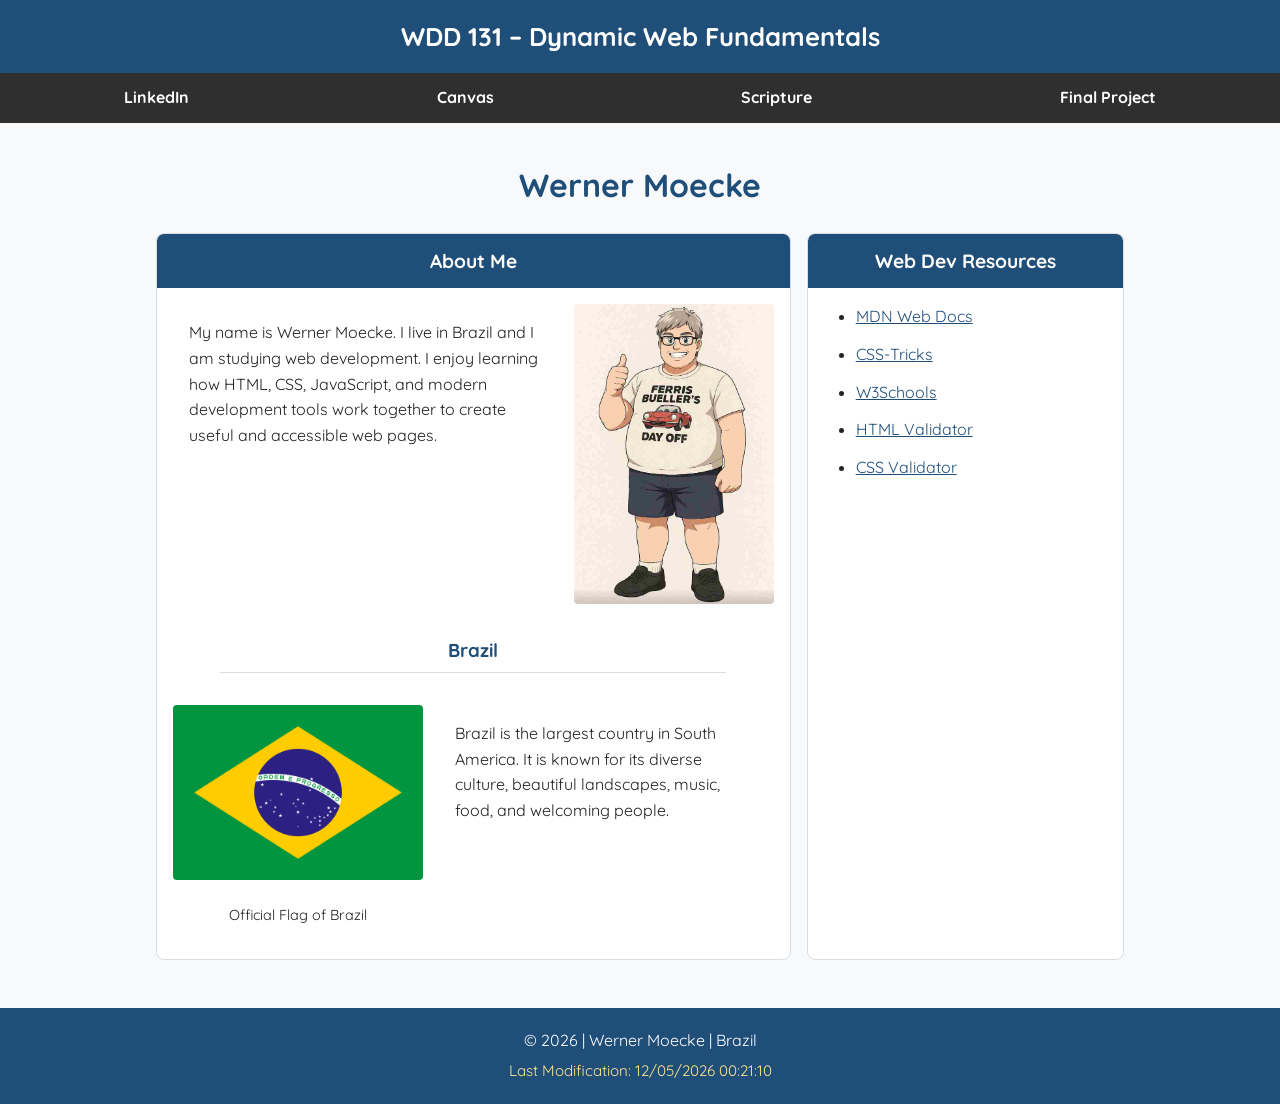
<file: index.html>
<!DOCTYPE html>
<html lang="en">

<head>
  <meta charset="UTF-8">
  <meta name="viewport" content="width=device-width, initial-scale=1.0">
  <meta name="description" content="WDD 131 - Dynamic Web Fundamentals course home page by Werner Moecke">
  <meta name="author" content="Werner Moecke">
  <title>WDD 131 - Dynamic Web Fundamentals - Werner Moecke</title>
  <link rel="preconnect" href="https://fonts.googleapis.com">
  <link rel="preconnect" href="https://fonts.gstatic.com" crossorigin>
  <link href="https://fonts.googleapis.com/css2?family=Quicksand:wght@400;500;600;700&display=swap" rel="stylesheet">
  <link rel="stylesheet" href="styles/base.css">
  <script src="scripts/getdates.js" defer></script>
</head>

<body>
  <header>
    <span id="course-title">WDD 131 – Dynamic Web Fundamentals</span>
    <nav>
      <a href="https://www.linkedin.com/in/wernermoecke" rel="noopener noreferrer" target="_blank">LinkedIn</a>
      <a href="https://byupw.instructure.com/" rel="noopener" target="_blank">Canvas</a>
      <a href="https://www.churchofjesuschrist.org/study/scriptures/bofm/1-ne/3?lang=eng&id=p7#p7" rel="noopener noreferrer" target="_blank">Scripture</a>
      <a href="#" rel="noopener noreferrer" target="_blank">Final Project</a>
    </nav>
  </header>
  
  <main>
    <h1>Werner Moecke</h1>
    <div class="card-grid">
      <section class="card">
        
        <h2>About Me</h2>
        <div class="card-content about-layout">
          <p>
            My name is Werner Moecke. I live in Brazil and I am studying web
            development. I enjoy learning how HTML, CSS, JavaScript, and modern
            development tools work together to create useful and accessible web
            pages.
          </p>
          <img src="images/profile.jpg" alt="Werner Moecke profile photo" width="200" height="250">
        </div>

        <h3>Brazil</h3>
        <div class="country-layout">
          <div class="flag">
              <img src="images/brazil.png" alt="Official flag of Brazil" width="250" height="160">
              <p>Official Flag of Brazil</p>
          </div>
          <p>
            Brazil is the largest country in South America. It is known for its
            diverse culture, beautiful landscapes, music, food, and welcoming people.
          </p>
        </div>
      </section>

      <section class="card">
        <h2>Web Dev Resources</h2>
        <ul>
          <li><a href="https://developer.mozilla.org/" rel="noopener" target="_blank">MDN Web Docs</a></li>
          <li><a href="https://css-tricks.com/" rel="noopener" target="_blank">CSS-Tricks</a></li>
          <li><a href="https://www.w3schools.com/" rel="noopener" target="_blank">W3Schools</a></li>
          <li><a href="https://validator.w3.org/" rel="noopener" target="_blank">HTML Validator</a></li>
          <li><a href="https://jigsaw.w3.org/css-validator/" rel="noopener" target="_blank">CSS Validator</a></li>
        </ul>
      </section>
    </div>
  </main>
  
  <footer>
    <p>
      &copy; <span id="currentyear"></span> | Werner Moecke | Brazil
    </p>
    <p id="lastModified"></p>
  </footer>
</body>
</html>
</file>
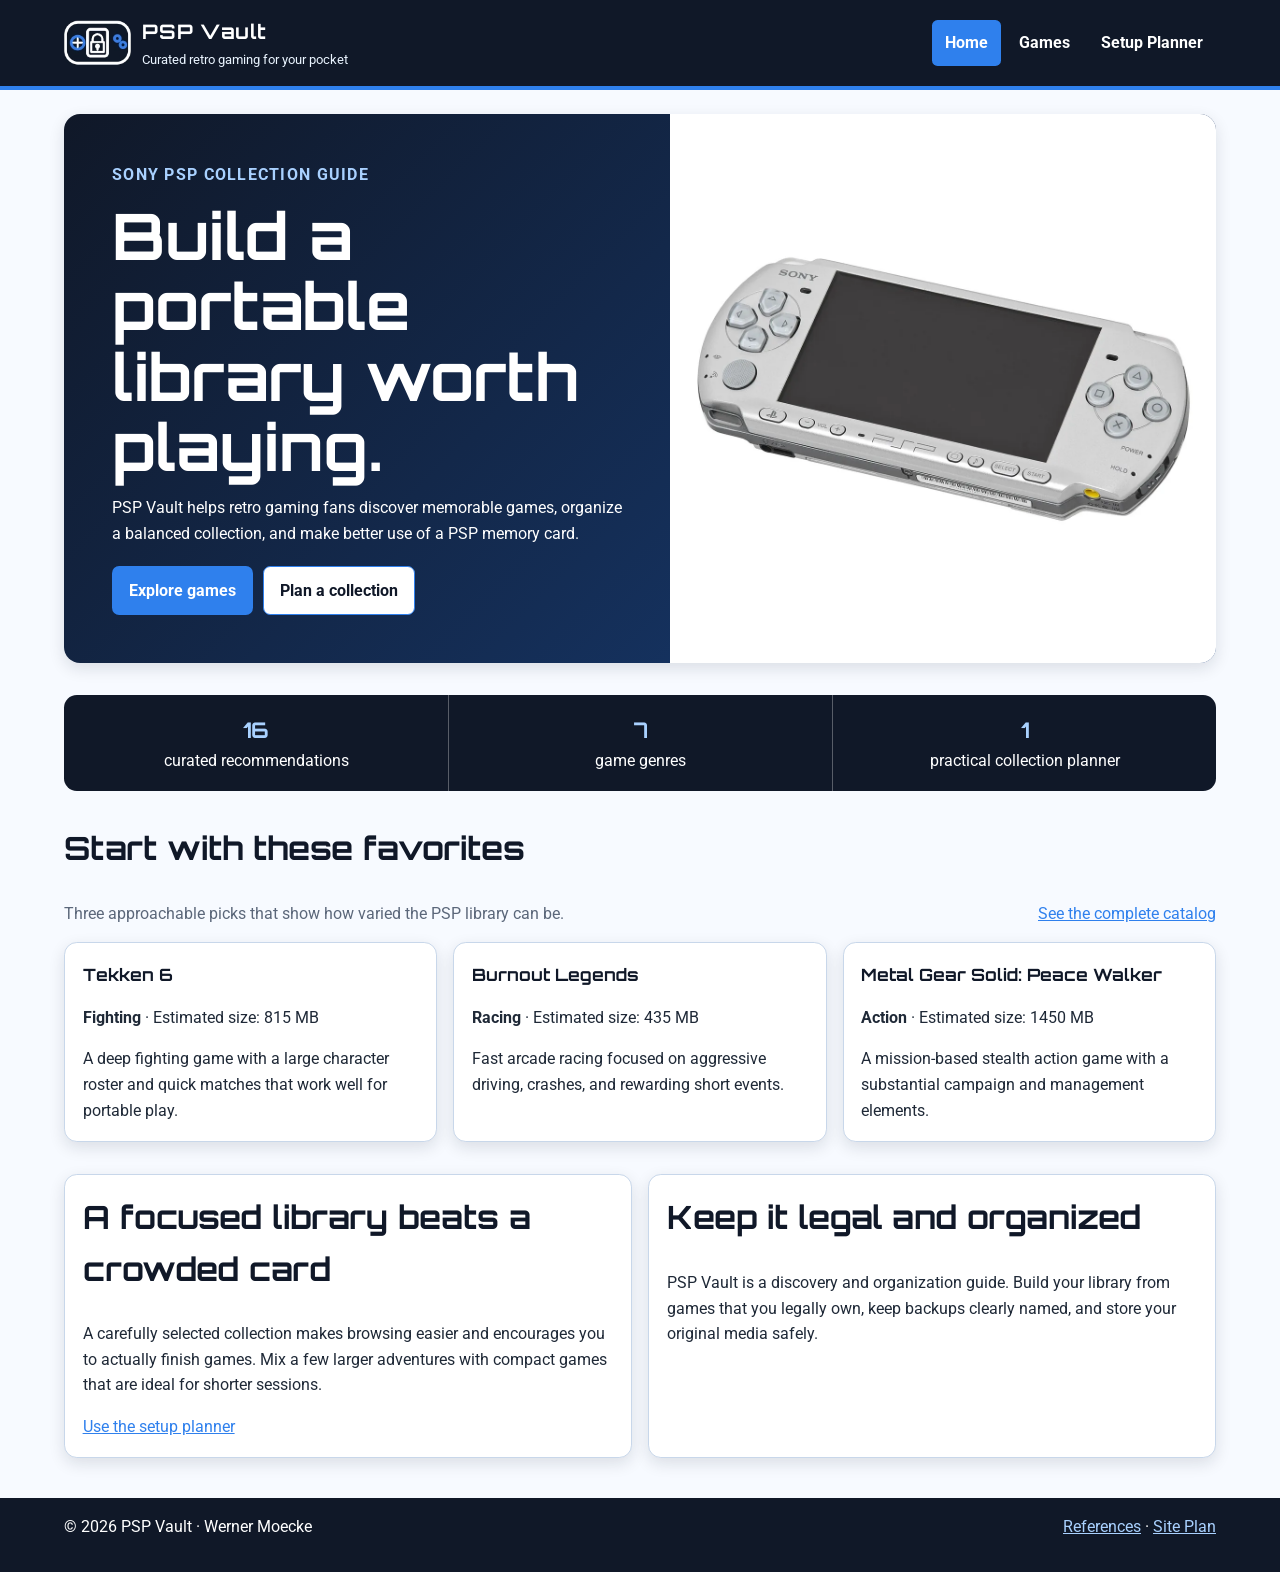
<file: project/index.html>
<!DOCTYPE html>
<html lang="en">
<head>
    <meta charset="UTF-8">
    <meta name="viewport" content="width=device-width, initial-scale=1.0">
    <meta name="description" content="PSP Vault helps Sony PSP owners discover games and organize a balanced retro gaming collection.">
    <meta name="author" content="Werner Moecke">
    <title>Home | PSP Vault</title>
    <link rel="stylesheet" href="styles/styles.css">
    <script src="scripts/main.js" defer></script>
    <script type="module" src="scripts/home.js"></script>
</head>
<body>
    <header class="site-header">
        <div class="header-inner">
            <a class="brand-link" href="index.html">
                <img src="images/logo.webp" alt="PSP Vault logo" width="112" height="74">
                <span class="brand-text">
                    <strong>PSP Vault</strong>
                    <span>Curated retro gaming for your pocket</span>
                </span>
            </a>
            <button id="menu-button" class="menu-button" type="button" aria-expanded="false" aria-controls="site-nav">Menu</button>
            <nav id="site-nav" class="site-nav" aria-label="Main navigation">
                <ul>
                    <li><a href="index.html" aria-current="page">Home</a></li>
                    <li><a href="games.html">Games</a></li>
                    <li><a href="setup.html">Setup Planner</a></li>
                </ul>
            </nav>
        </div>
    </header>
    <main class="page-shell">
        <section class="hero">
            <div class="hero-copy">
                <p class="eyebrow">Sony PSP collection guide</p>
                <h1>Build a portable library worth playing.</h1>
                <p>
                    PSP Vault helps retro gaming fans discover memorable games, organize a balanced
                    collection, and make better use of a PSP memory card.
                </p>
                <div class="hero-actions">
                    <a class="button-link" href="games.html">Explore games</a>
                    <a class="button-link secondary-button" href="setup.html">Plan a collection</a>
                </div>
            </div>
            <div class="hero-image">
                <img src="images/psp-3000.webp" alt="Silver Sony PSP-3000 handheld console" width="1100" height="607">
            </div>
        </section>

        <section class="stat-strip" aria-label="PSP Vault highlights">
            <div><strong>16</strong> curated recommendations</div>
            <div><strong>7</strong> game genres</div>
            <div><strong>1</strong> practical collection planner</div>
        </section>

        <section class="content-section" aria-labelledby="featured-title">
            <div class="section-heading">
                <div>
                    <h2 id="featured-title">Start with these favorites</h2>
                    <p>Three approachable picks that show how varied the PSP library can be.</p>
                </div>
                <a href="games.html">See the complete catalog</a>
            </div>
            <div id="featured-games" class="card-grid"></div>
        </section>

        <section class="content-section info-grid" aria-label="Collection guidance">
            <article class="info-card">
                <h2>A focused library beats a crowded card</h2>
                <p>
                    A carefully selected collection makes browsing easier and encourages you to
                    actually finish games. Mix a few larger adventures with compact games that are
                    ideal for shorter sessions.
                </p>
                <a href="setup.html">Use the setup planner</a>
            </article>
            <article class="info-card">
                <h2>Keep it legal and organized</h2>
                <p>
                    PSP Vault is a discovery and organization guide. Build your library from games
                    that you legally own, keep backups clearly named, and store your original media safely.
                </p>
            </article>
        </section>
    </main>
    <footer class="site-footer">
        <div class="footer-inner">
            <p>&copy; <span id="current-year"></span> PSP Vault · Werner Moecke</p>
            <p><a href="references.html">References</a> · <a href="siteplan.html">Site Plan</a></p>
        </div>
    </footer>
</body>
</html>
</file>
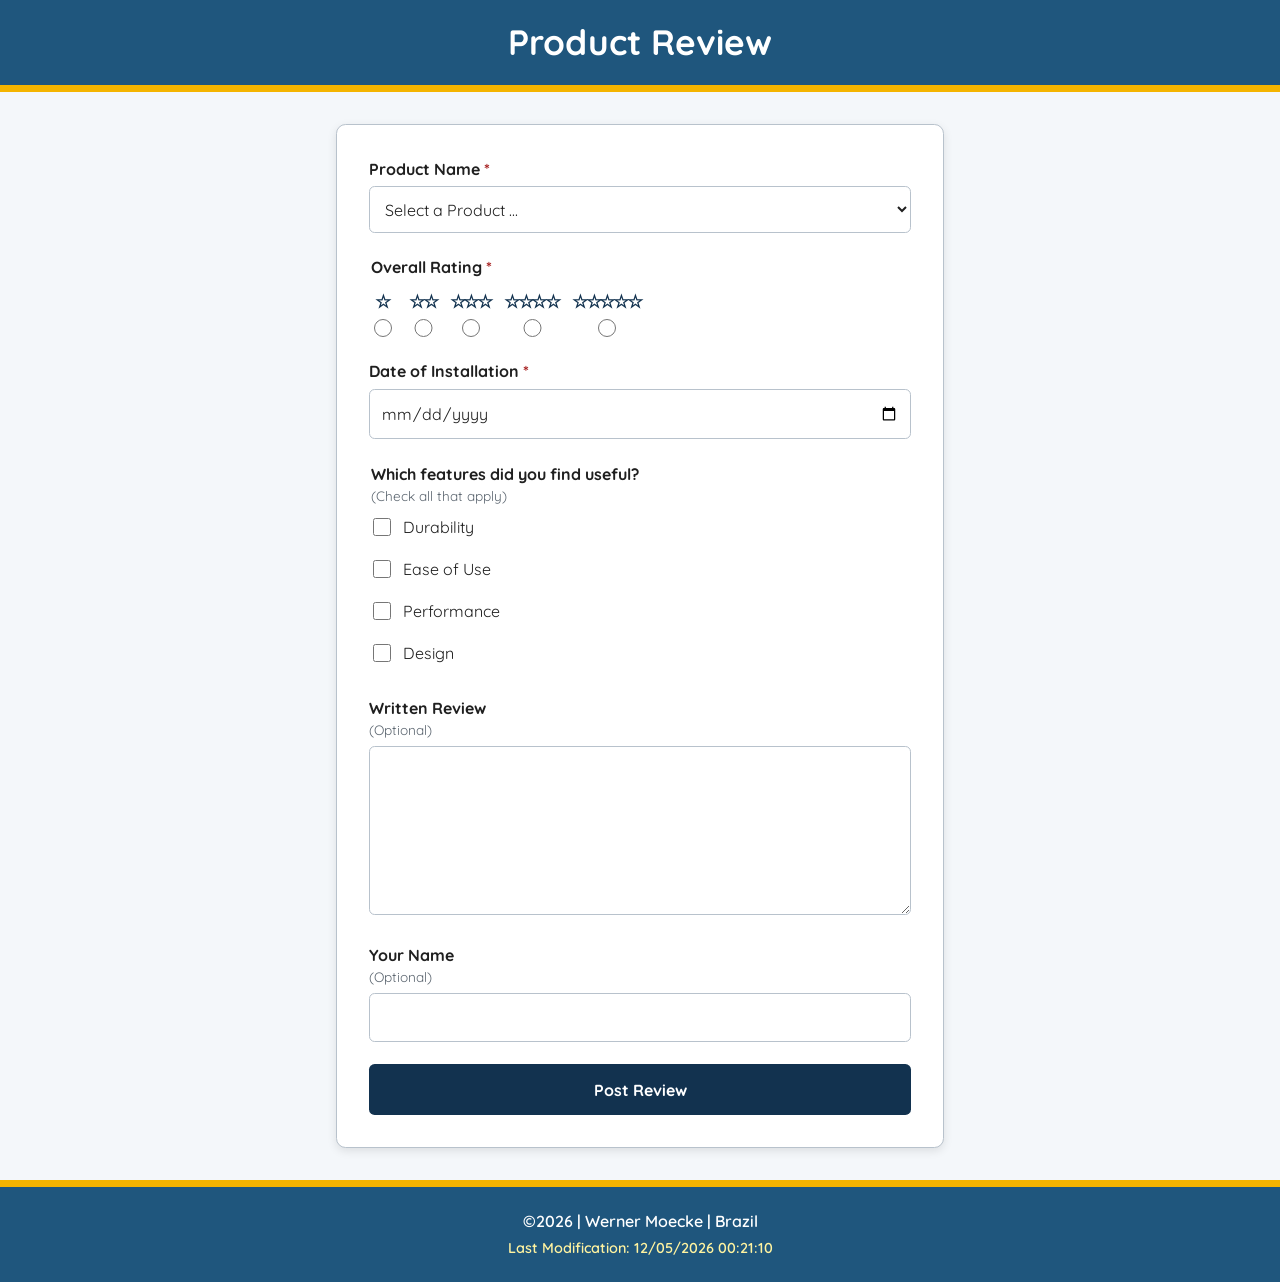
<file: form.html>
<!DOCTYPE html>
<html lang="en">
<head>
  <meta charset="UTF-8">
  <meta name="viewport" content="width=device-width, initial-scale=1.0">

  <title>Product Review | WDD 131</title>

  <meta
    name="description"
    content="Submit a product review using the WDD 131 product review form."
  >
  <meta name="author" content="Werner Moecke">

  <link rel="preconnect" href="https://fonts.googleapis.com">
  <link rel="preconnect" href="https://fonts.gstatic.com" crossorigin>
  <link
    href="https://fonts.googleapis.com/css2?family=Quicksand:wght@400;600;700&display=swap"
    rel="stylesheet"
  >

  <link rel="stylesheet" href="styles/form.css">
  <script src="scripts/form.js" defer></script>
</head>

<body>
  <header>
    <h1>Product Review</h1>
  </header>

  <main>
    <form method="get" action="review.html">
      <div class="form-group">
        <label for="product-name">
          Product Name
          <span class="required">*</span>
        </label>

        <select id="product-name" name="product-name" required>
          <option value="" disabled selected>Select a Product ...</option>
        </select>
      </div>

      <fieldset class="form-group">
        <legend>
          Overall Rating
          <span class="required">*</span>
        </legend>

        <div class="rating">
          <label for="rating-1">
            <span>☆</span>
            <input
              type="radio"
              id="rating-1"
              name="rating"
              value="1"
              required
            >
          </label>

          <label for="rating-2">
            <span>☆☆</span>
            <input
              type="radio"
              id="rating-2"
              name="rating"
              value="2"
              required
            >
          </label>

          <label for="rating-3">
            <span>☆☆☆</span>
            <input
              type="radio"
              id="rating-3"
              name="rating"
              value="3"
              required
            >
          </label>

          <label for="rating-4">
            <span>☆☆☆☆</span>
            <input
              type="radio"
              id="rating-4"
              name="rating"
              value="4"
              required
            >
          </label>

          <label for="rating-5">
            <span>☆☆☆☆☆</span>
            <input
              type="radio"
              id="rating-5"
              name="rating"
              value="5"
              required
            >
          </label>
        </div>
      </fieldset>

      <div class="form-group">
        <label for="installation-date">
          Date of Installation
          <span class="required">*</span>
        </label>

        <input
          type="date"
          id="installation-date"
          name="installation-date"
          required
        >
      </div>

      <fieldset class="form-group">
        <legend>
          Which features did you find useful?
          <span class="optional">(Check all that apply)</span>
        </legend>

        <label class="checkbox-label" for="durability">
          <input
            type="checkbox"
            id="durability"
            name="useful-features"
            value="durability"
          >
          Durability
        </label>

        <label class="checkbox-label" for="ease-of-use">
          <input
            type="checkbox"
            id="ease-of-use"
            name="useful-features"
            value="ease-of-use"
          >
          Ease of Use
        </label>

        <label class="checkbox-label" for="performance">
          <input
            type="checkbox"
            id="performance"
            name="useful-features"
            value="performance"
          >
          Performance
        </label>

        <label class="checkbox-label" for="design">
          <input
            type="checkbox"
            id="design"
            name="useful-features"
            value="design"
          >
          Design
        </label>
      </fieldset>

      <div class="form-group">
        <label for="written-review">
          Written Review
          <span class="optional">(Optional)</span>
        </label>

        <textarea
          id="written-review"
          name="written-review"
          rows="6"
        ></textarea>
      </div>

      <div class="form-group">
        <label for="user-name">
          Your Name
          <span class="optional">(Optional)</span>
        </label>

        <input
          type="text"
          id="user-name"
          name="user-name"
          autocomplete="name"
        >
      </div>

      <input type="submit" value="Post Review">
    </form>
  </main>

  <footer>
    <p>
      &copy;<span id="currentyear"></span>
      | Werner Moecke | Brazil
    </p>
    <p id="lastModified"></p>
  </footer>
</body>
</html>
</file>
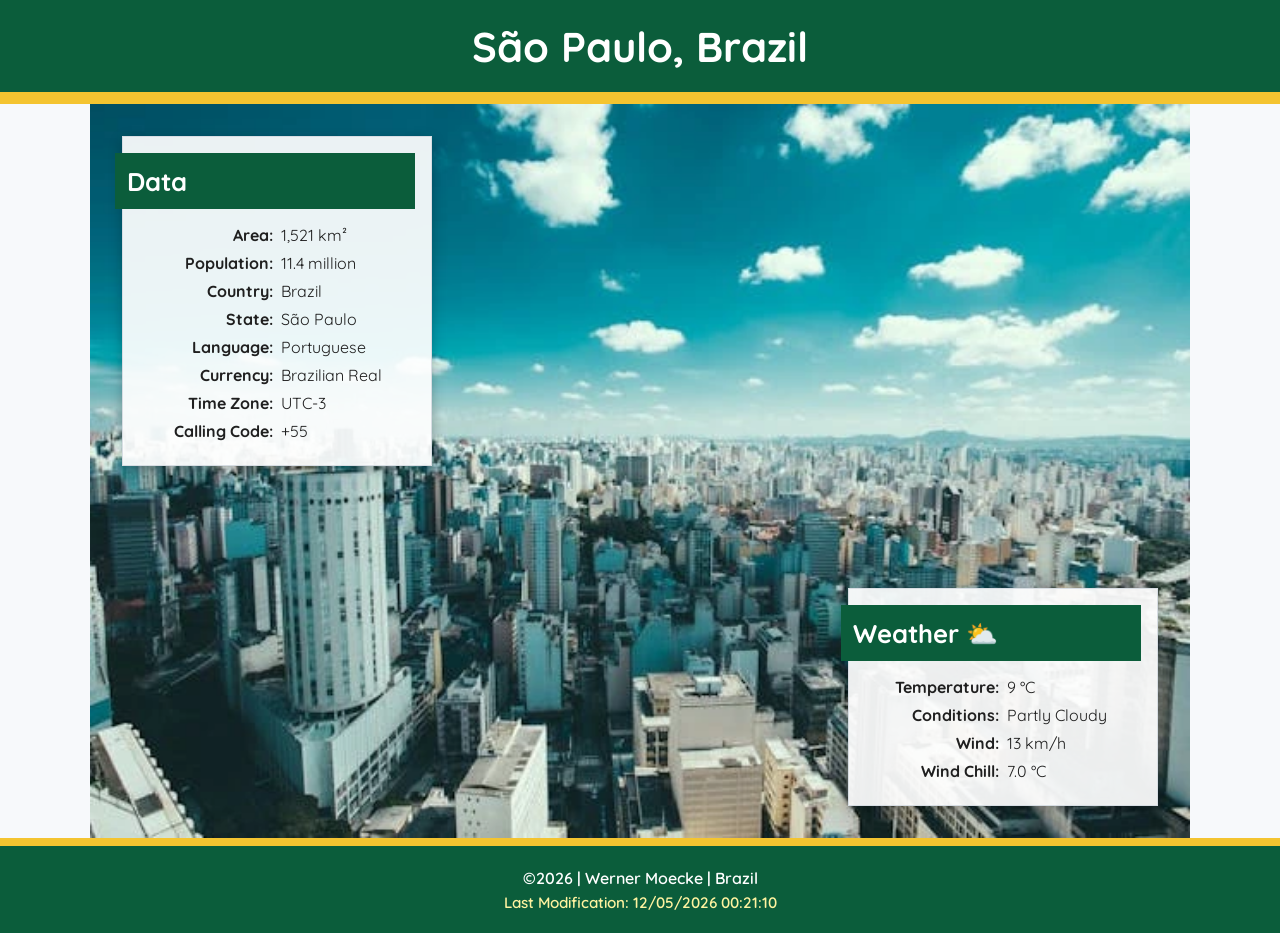
<file: place.html>
<!DOCTYPE html>
<html lang="en">
<head>
  <meta charset="UTF-8">
  <meta name="viewport" content="width=device-width, initial-scale=1.0">
  <title>São Paulo, Brazil | WDD 131</title>
  <meta name="description" content="WDD 131 country page assignment about São Paulo, Brazil, featuring responsive images, weather information, and dynamic JavaScript content.">
  <meta name="author" content="Werner Moecke">

  <link rel="preconnect" href="https://fonts.googleapis.com">
  <link rel="preconnect" href="https://fonts.gstatic.com" crossorigin>
  <link href="https://fonts.googleapis.com/css2?family=Quicksand:wght@400;600;700&display=swap" rel="stylesheet">

  <link rel="stylesheet" href="styles/place.css">
  <link rel="stylesheet" href="styles/place-large.css">
  <script src="scripts/place.js" defer></script>
</head>
<body>
  <header>
    <h1>São Paulo, Brazil</h1>
  </header>

  <main>
    <picture class="hero">
      <source srcset="images/sao-paulo-large.webp" media="(min-width: 700px)">
      <img src="images/sao-paulo-small.webp" alt="São Paulo skyline in Brazil" width="600" height="400">
    </picture>

    <section class="card data">
      <h2>Data</h2>
      <dl>
        <div>
          <dt>Area:</dt>
          <dd>1,521 km²</dd>
        </div>
        <div>
          <dt>Population:</dt>
          <dd>11.4 million</dd>
        </div>
        <div>
          <dt>Country:</dt>
          <dd>Brazil</dd>
        </div>
        <div>
          <dt>State:</dt>
          <dd>São Paulo</dd>
        </div>
        <div>
          <dt>Language:</dt>
          <dd>Portuguese</dd>
        </div>
        <div>
          <dt>Currency:</dt>
          <dd>Brazilian Real</dd>
        </div>
        <div>
          <dt>Time Zone:</dt>
          <dd>UTC-3</dd>
        </div>
        <div>
          <dt>Calling Code:</dt>
          <dd>+55</dd>
        </div>
      </dl>
    </section>

    <section class="card weather">
      <h2>Weather</h2>
      <img class="weather-icon" src="images/partly-cloudy.svg" alt="Partly cloudy weather icon" width="80" height="80">
      <dl>
        <div>
          <dt>Temperature:</dt>
          <dd><span id="temperature">9</span> °C</dd>
        </div>
        <div>
          <dt>Conditions:</dt>
          <dd>Partly Cloudy</dd>
        </div>
        <div>
          <dt>Wind:</dt>
          <dd><span id="wind-speed">13</span> km/h</dd>
        </div>
        <div>
          <dt>Wind Chill:</dt>
          <dd><span id="wind-chill"></span></dd>
        </div>
      </dl>
    </section>
  </main>

  <footer>
    <p>&copy;<span id="currentyear"></span> | Werner Moecke | Brazil</p>
    <p id="lastModified"></p>
  </footer>
</body>
</html>
</file>
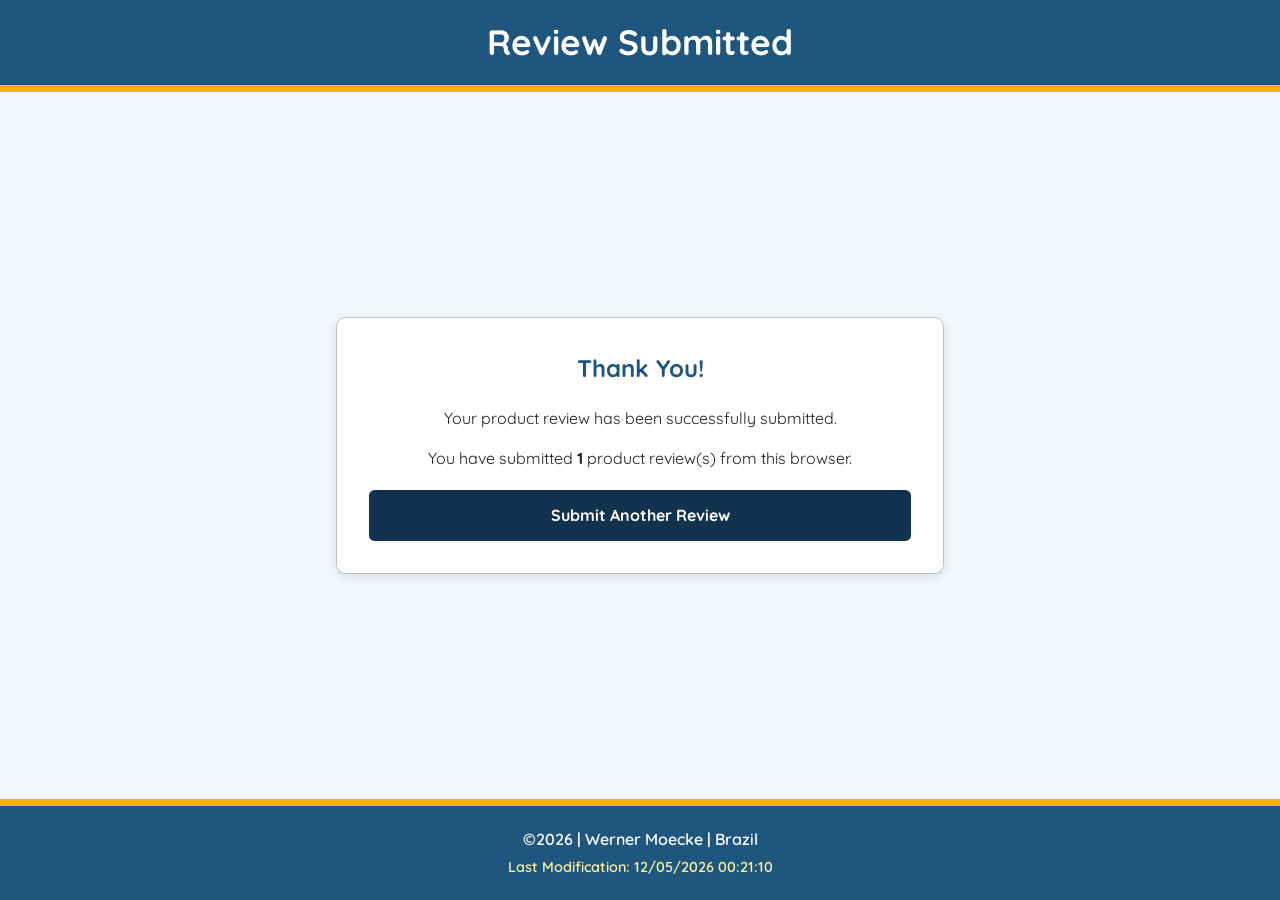
<file: review.html>
<!DOCTYPE html>
<html lang="en">
<head>
  <meta charset="UTF-8">
  <meta name="viewport" content="width=device-width, initial-scale=1.0">

  <title>Review Submitted | WDD 131</title>

  <meta
    name="description"
    content="Confirmation page for a successfully submitted product review."
  >
  <meta name="author" content="Werner Moecke">

  <link rel="preconnect" href="https://fonts.googleapis.com">
  <link rel="preconnect" href="https://fonts.gstatic.com" crossorigin>
  <link
    href="https://fonts.googleapis.com/css2?family=Quicksand:wght@400;600;700&display=swap"
    rel="stylesheet"
  >

  <link rel="stylesheet" href="styles/form.css">
  <script src="scripts/review.js" defer></script>
</head>

<body>
  <header>
    <h1>Review Submitted</h1>
  </header>

  <main class="confirmation">
    <section class="confirmation-card">
      <h2>Thank You!</h2>

      <p>
        Your product review has been successfully submitted.
      </p>

      <p>
        You have submitted
        <strong><span id="review-count">0</span></strong>
        product review(s) from this browser.
      </p>

      <a class="button-link" href="form.html">
        Submit Another Review
      </a>
    </section>
  </main>

  <footer>
    <p>
      &copy;<span id="currentyear"></span>
      | Werner Moecke | Brazil
    </p>
    <p id="lastModified"></p>
  </footer>
</body>
</html>
</file>
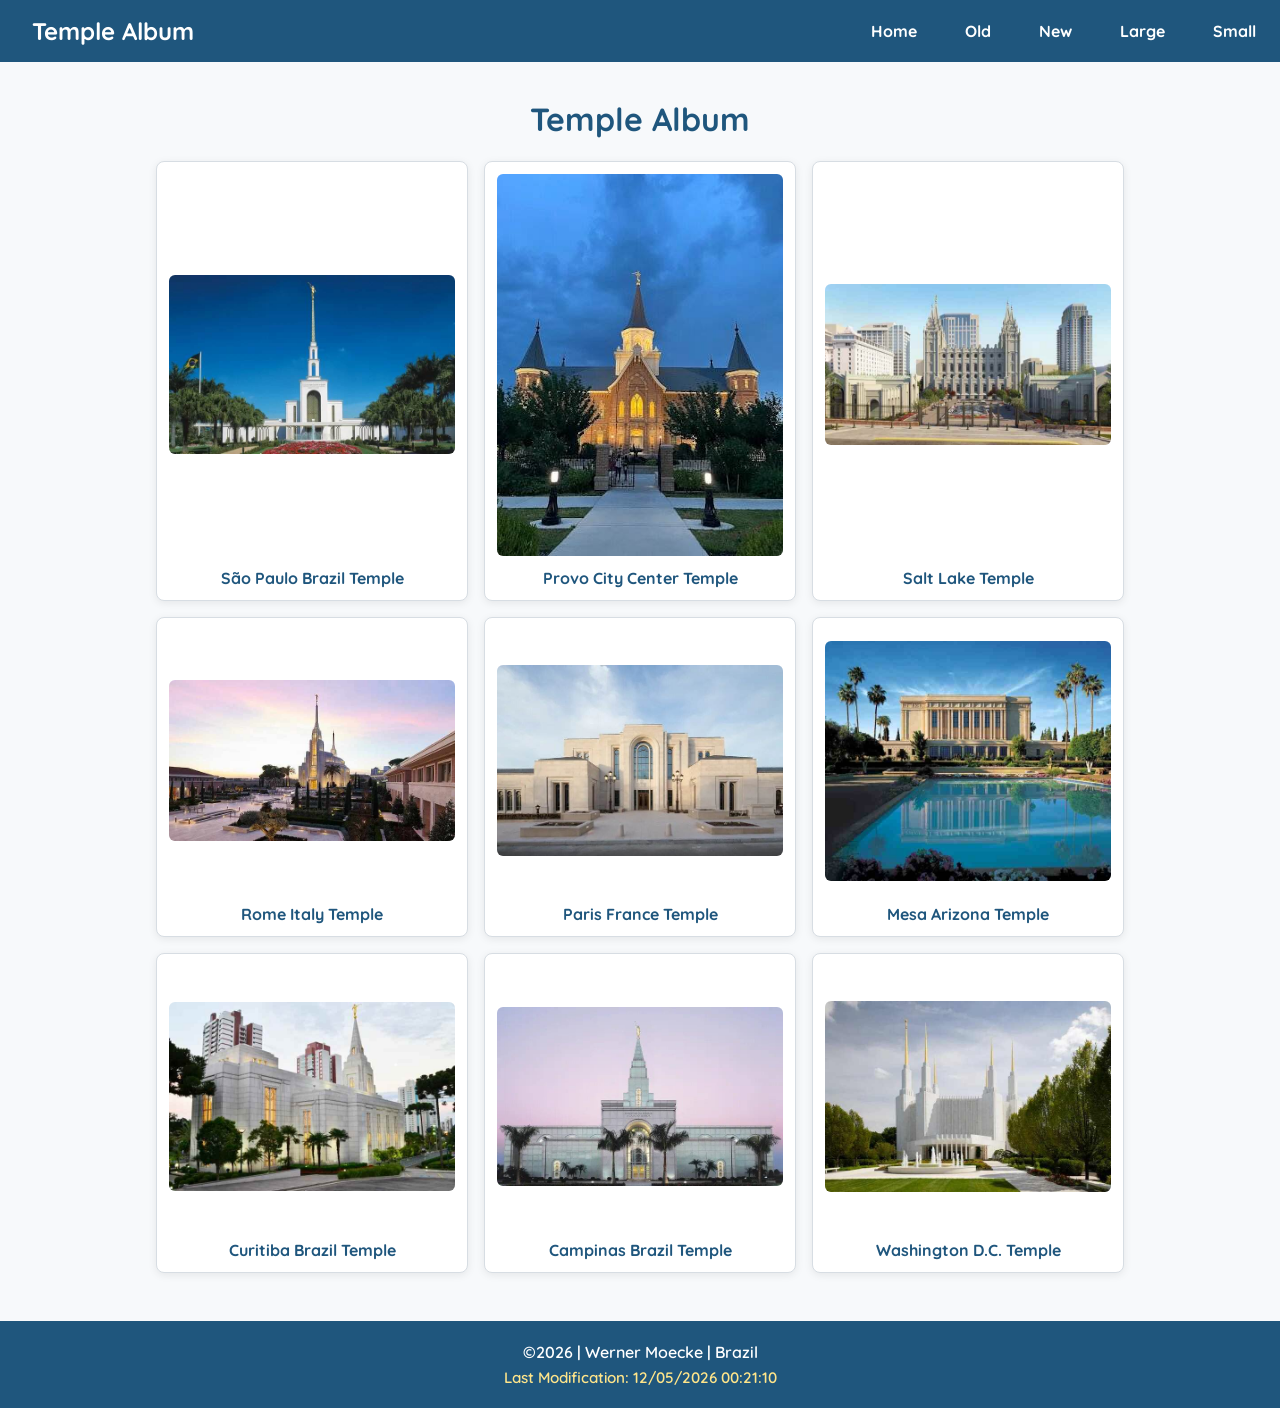
<file: temples.html>
<!DOCTYPE html>
<html lang="en">
<head>
  <meta charset="UTF-8">
  <meta name="viewport" content="width=device-width, initial-scale=1.0">
  <title>Temple Album | WDD 131</title>
  <meta name="description" content="WDD 131 Temple Album assignment page featuring a responsive picture album with temple images.">
  <meta name="author" content="Werner Moecke">

  <link rel="preconnect" href="https://fonts.googleapis.com">
  <link rel="preconnect" href="https://fonts.gstatic.com" crossorigin>
  <link href="https://fonts.googleapis.com/css2?family=Quicksand:wght@400;600;700&display=swap" rel="stylesheet">

  <link rel="stylesheet" href="styles/temples.css">
  <link rel="stylesheet" href="styles/temples-large.css">
  <script src="scripts/temples.js" defer></script>
</head>
<body>
  <header>
    <div class="header-content">
      <span class="site-title">Temple Album</span>
      <button id="menu" aria-label="Open navigation menu"></button>

      <nav class="navigation">
        <a href="#" title="Home">Home</a>
        <a href="#" title="Old">Old</a>
        <a href="#" title="New">New</a>
        <a href="#" title="Large">Large</a>
        <a href="#" title="Small">Small</a>
      </nav>
    </div>
  </header>

  <main>
    <h1>Temple Album</h1>

    <div class="album">
      <figure>
        <img src="images/temple-01.jpg" alt="São Paulo Brazil Temple" loading="lazy" width="400" height="250">
        <figcaption>São Paulo Brazil Temple</figcaption>
      </figure>

      <figure>
        <img src="images/temple-02.jpg" alt="Provo City Center Temple" loading="lazy" width="400" height="250">
        <figcaption>Provo City Center Temple</figcaption>
      </figure>

      <figure>
        <img src="images/temple-03.jpg" alt="Salt Lake Temple" loading="lazy" width="400" height="250">
        <figcaption>Salt Lake Temple</figcaption>
      </figure>

      <figure>
        <img src="images/temple-04.jpg" alt="Rome Italy Temple" loading="lazy" width="400" height="250">
        <figcaption>Rome Italy Temple</figcaption>
      </figure>

      <figure>
        <img src="images/temple-05.jpg" alt="Paris France Temple" loading="lazy" width="400" height="250">
        <figcaption>Paris France Temple</figcaption>
      </figure>

      <figure>
        <img src="images/temple-06.jpg" alt="Mesa Arizona Temple" loading="lazy" width="400" height="250">
        <figcaption>Mesa Arizona Temple</figcaption>
      </figure>

      <figure>
        <img src="images/temple-07.jpg" alt="Curitiba Brazil Temple" loading="lazy" width="400" height="250">
        <figcaption>Curitiba Brazil Temple</figcaption>
      </figure>

      <figure>
        <img src="images/temple-08.jpg" alt="Campinas Brazil Temple" loading="lazy" width="400" height="250">
        <figcaption>Campinas Brazil Temple</figcaption>
      </figure>

      <figure>
        <img src="images/temple-09.jpg" alt="Washington D.C. Temple" loading="lazy" width="400" height="250">
        <figcaption>Washington D.C. Temple</figcaption>
      </figure>
    </div>
  </main>

  <footer>
    <p>&copy;<span id="currentyear"></span> | Werner Moecke | Brazil</p>
    <p id="lastModified"></p>
  </footer>
</body>
</html>
</file>
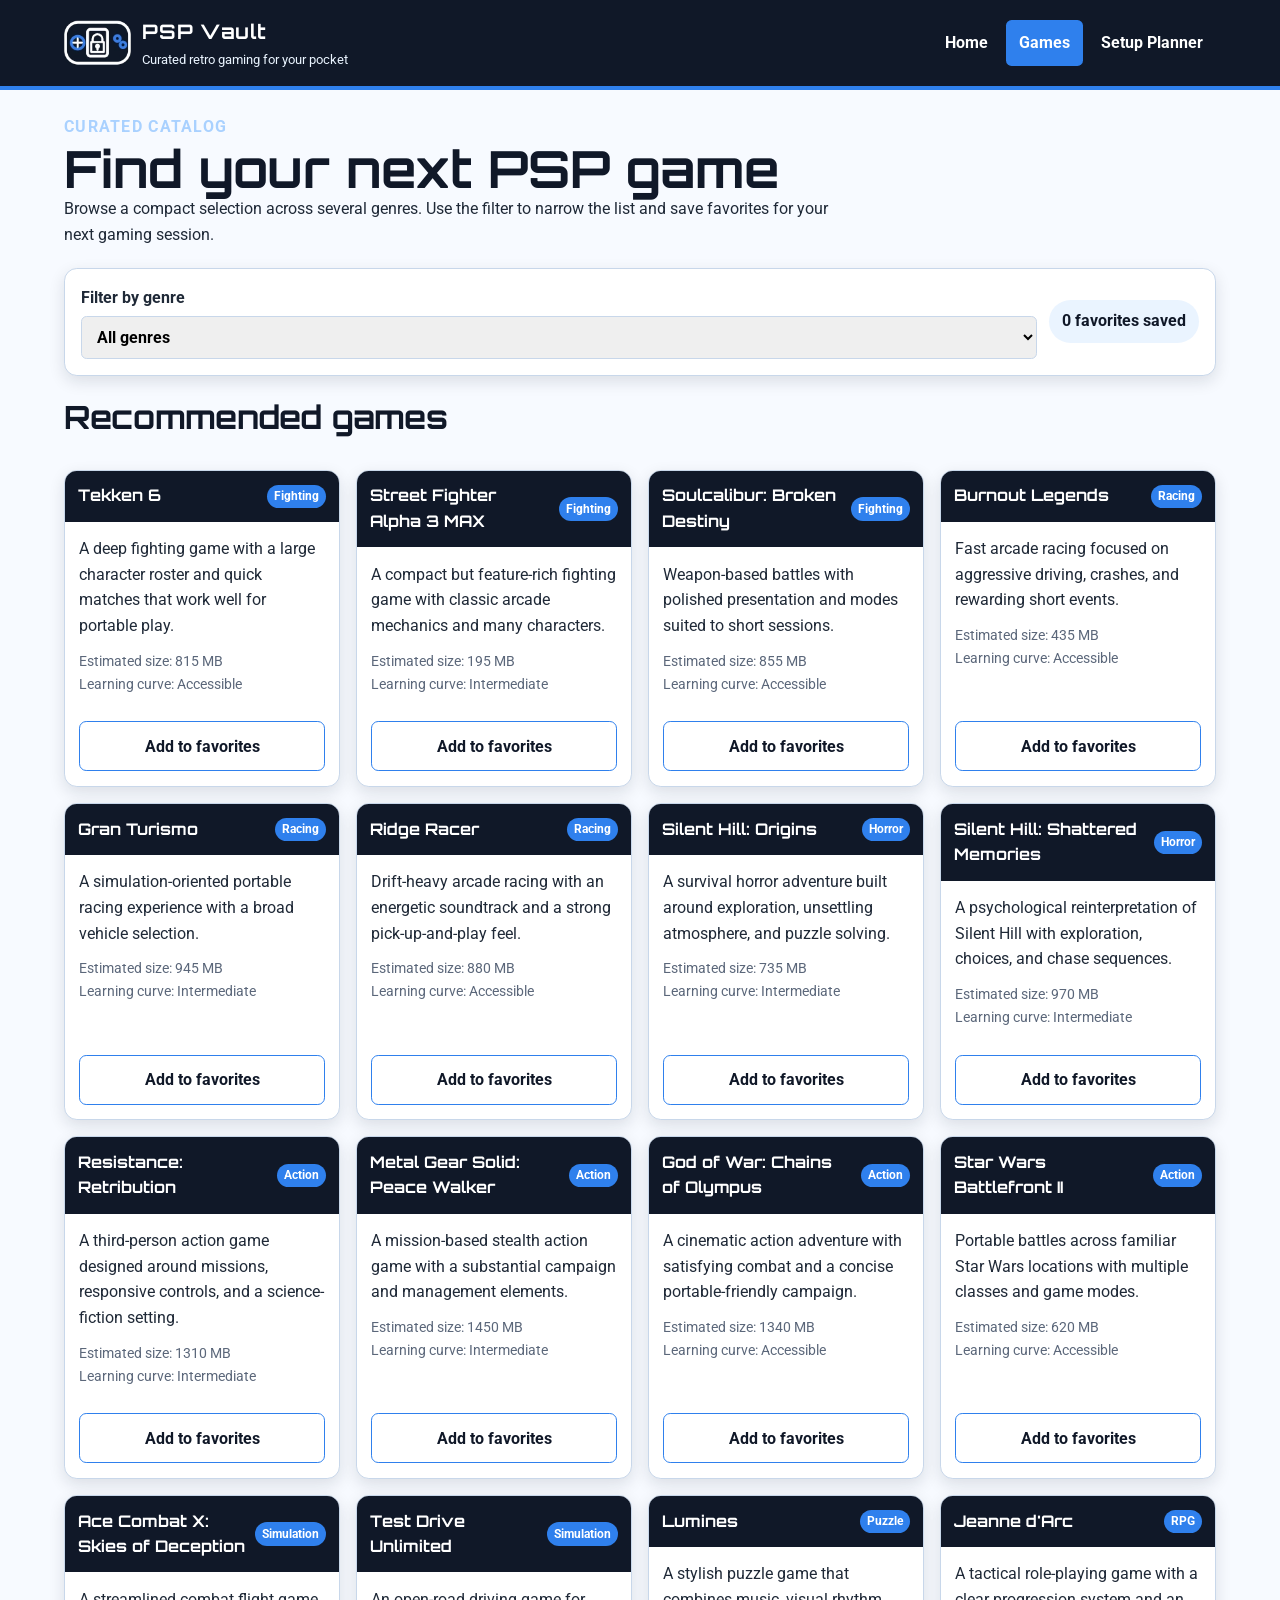
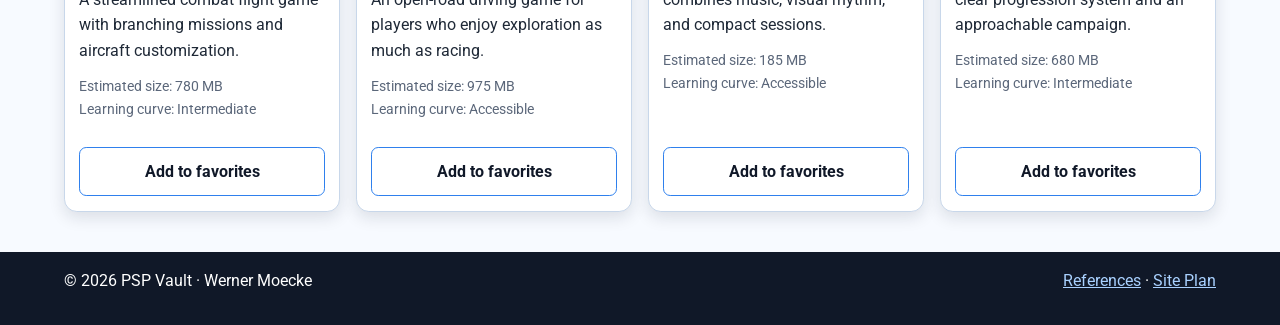
<file: project/games.html>
<!DOCTYPE html>
<html lang="en">
<head>
    <meta charset="UTF-8">
    <meta name="viewport" content="width=device-width, initial-scale=1.0">
    <meta name="description" content="Browse curated Sony PSP game recommendations by genre and save favorite titles.">
    <meta name="author" content="Werner Moecke">
    <title>Games | PSP Vault</title>
    <link rel="stylesheet" href="styles/styles.css">
    <script src="scripts/main.js" defer></script>
    <script type="module" src="scripts/games.js"></script>
</head>
<body>
    <header class="site-header">
        <div class="header-inner">
            <a class="brand-link" href="index.html">
                <img src="images/logo.webp" alt="PSP Vault logo" width="112" height="74">
                <span class="brand-text">
                    <strong>PSP Vault</strong>
                    <span>Curated retro gaming for your pocket</span>
                </span>
            </a>
            <button id="menu-button" class="menu-button" type="button" aria-expanded="false" aria-controls="site-nav">Menu</button>
            <nav id="site-nav" class="site-nav" aria-label="Main navigation">
                <ul>
                    <li><a href="index.html">Home</a></li>
                    <li><a href="games.html" aria-current="page">Games</a></li>
                    <li><a href="setup.html">Setup Planner</a></li>
                </ul>
            </nav>
        </div>
    </header>
    <main class="page-shell">
        <div class="page-intro">
            <p class="eyebrow">Curated catalog</p>
            <h1>Find your next PSP game</h1>
            <p>
                Browse a compact selection across several genres. Use the filter to narrow the list
                and save favorites for your next gaming session.
            </p>
        </div>

        <section aria-labelledby="games-heading">
            <div class="filter-panel">
                <label for="genre-filter">
                    Filter by genre
                    <select id="genre-filter"></select>
                </label>
                <p id="favorites-count" class="favorites-count" aria-live="polite"></p>
            </div>
            <h2 id="games-heading">Recommended games</h2>
            <div id="games-container" class="game-grid"></div>
        </section>
    </main>
    <footer class="site-footer">
        <div class="footer-inner">
            <p>&copy; <span id="current-year"></span> PSP Vault · Werner Moecke</p>
            <p><a href="references.html">References</a> · <a href="siteplan.html">Site Plan</a></p>
        </div>
    </footer>
</body>
</html>
</file>
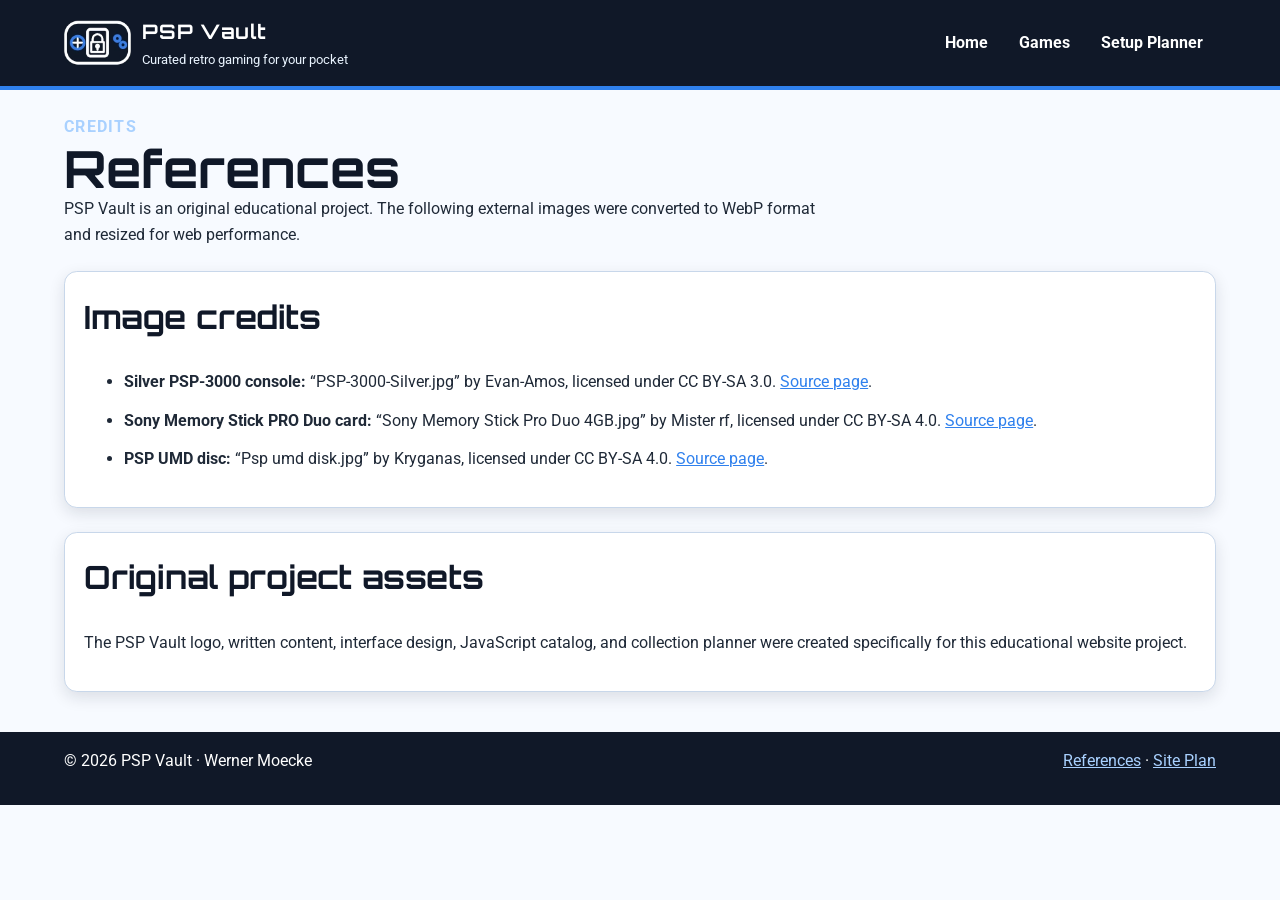
<file: project/references.html>
<!DOCTYPE html>
<html lang="en">
<head>
    <meta charset="UTF-8">
    <meta name="viewport" content="width=device-width, initial-scale=1.0">
    <meta name="description" content="Image credits and references for the PSP Vault educational website project.">
    <meta name="author" content="Werner Moecke">
    <title>References | PSP Vault</title>
    <link rel="stylesheet" href="styles/styles.css">
    <script src="scripts/main.js" defer></script>
    
</head>
<body>
    <header class="site-header">
        <div class="header-inner">
            <a class="brand-link" href="index.html">
                <img src="images/logo.webp" alt="PSP Vault logo" width="112" height="74">
                <span class="brand-text">
                    <strong>PSP Vault</strong>
                    <span>Curated retro gaming for your pocket</span>
                </span>
            </a>
            <button id="menu-button" class="menu-button" type="button" aria-expanded="false" aria-controls="site-nav">Menu</button>
            <nav id="site-nav" class="site-nav" aria-label="Main navigation">
                <ul>
                    <li><a href="index.html">Home</a></li>
                    <li><a href="games.html">Games</a></li>
                    <li><a href="setup.html">Setup Planner</a></li>
                </ul>
            </nav>
        </div>
    </header>
    <main class="page-shell">
        <div class="page-intro">
            <p class="eyebrow">Credits</p>
            <h1>References</h1>
            <p>
                PSP Vault is an original educational project. The following external images were
                converted to WebP format and resized for web performance.
            </p>
        </div>

        <section class="siteplan-section">
            <h2>Image credits</h2>
            <ul class="reference-list">
                <li>
                    <strong>Silver PSP-3000 console:</strong>
                    “PSP-3000-Silver.jpg” by Evan-Amos, licensed under CC BY-SA 3.0.
                    <a href="https://commons.wikimedia.org/wiki/File:PSP-3000-Silver.jpg">Source page</a>.
                </li>
                <li>
                    <strong>Sony Memory Stick PRO Duo card:</strong>
                    “Sony Memory Stick Pro Duo 4GB.jpg” by Mister rf, licensed under CC BY-SA 4.0.
                    <a href="https://commons.wikimedia.org/wiki/File:Sony_Memory_Stick_Pro_Duo_4GB.jpg">Source page</a>.
                </li>
                <li>
                    <strong>PSP UMD disc:</strong>
                    “Psp umd disk.jpg” by Kryganas, licensed under CC BY-SA 4.0.
                    <a href="https://commons.wikimedia.org/wiki/File:Psp_umd_disk.jpg">Source page</a>.
                </li>
            </ul>
        </section>

        <section class="siteplan-section">
            <h2>Original project assets</h2>
            <p>
                The PSP Vault logo, written content, interface design, JavaScript catalog, and
                collection planner were created specifically for this educational website project.
            </p>
        </section>
    </main>
    <footer class="site-footer">
        <div class="footer-inner">
            <p>&copy; <span id="current-year"></span> PSP Vault · Werner Moecke</p>
            <p><a href="references.html">References</a> · <a href="siteplan.html">Site Plan</a></p>
        </div>
    </footer>
</body>
</html>
</file>
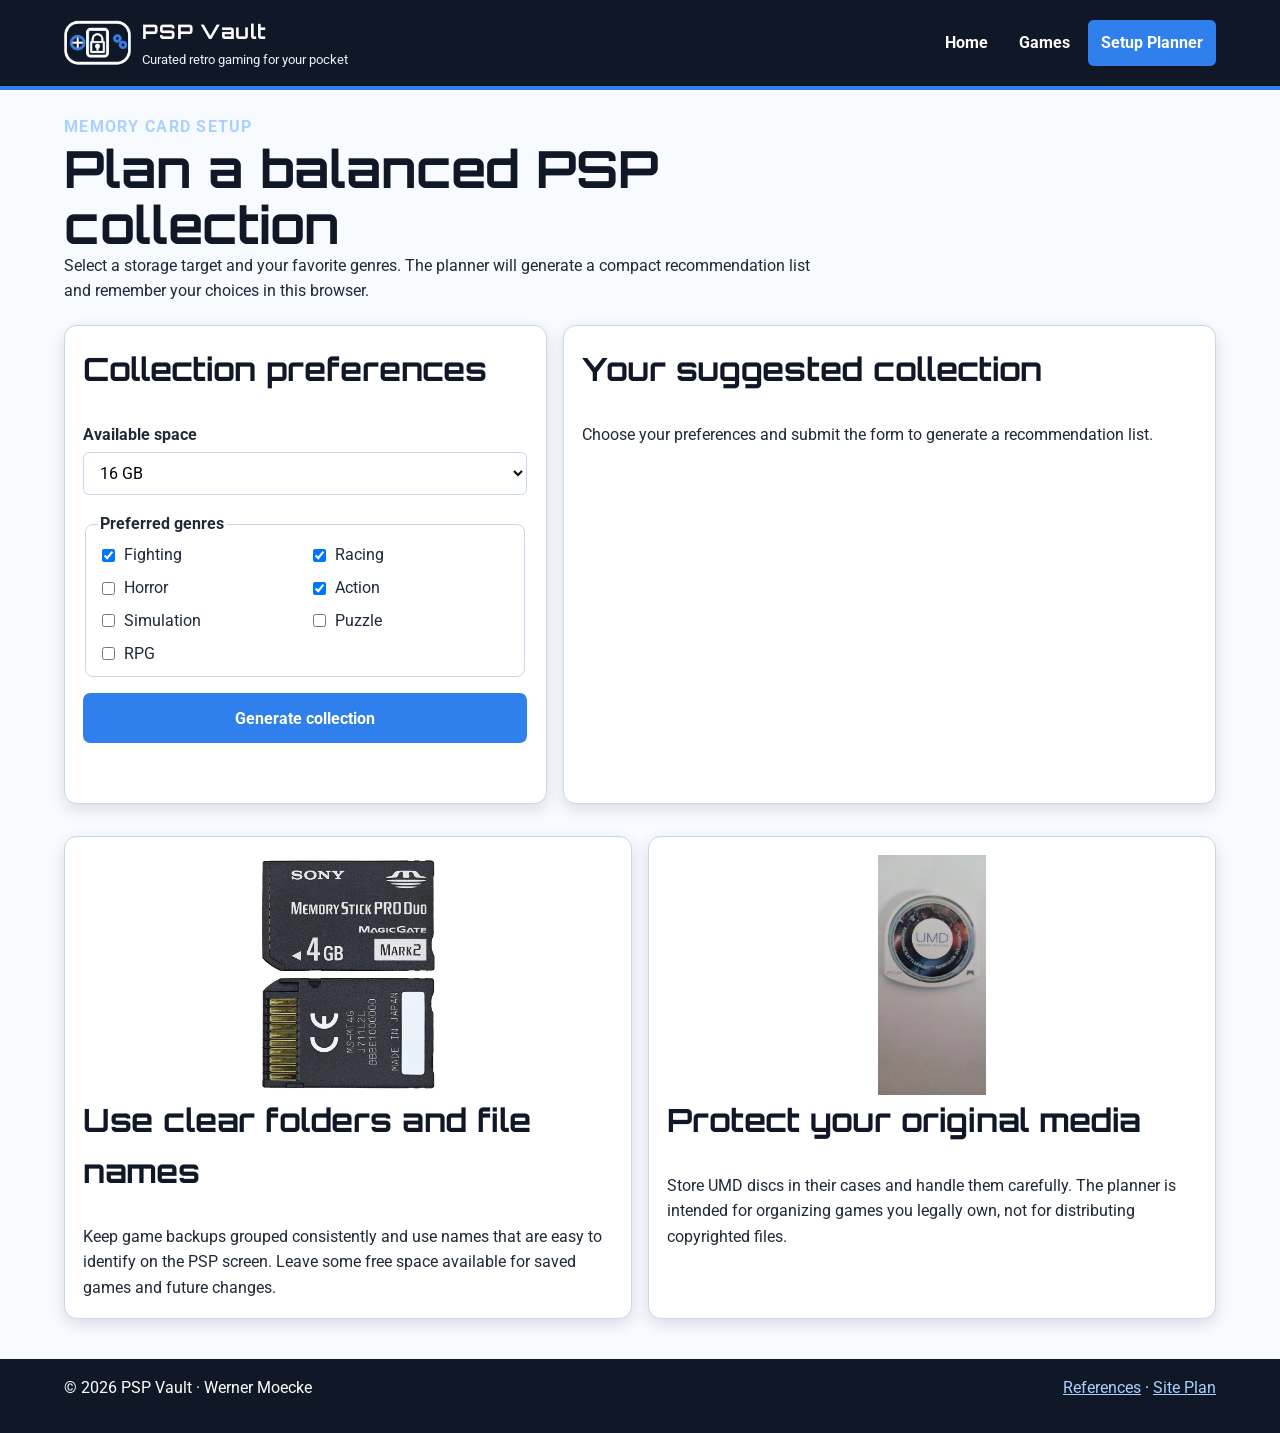
<file: project/setup.html>
<!DOCTYPE html>
<html lang="en">
<head>
    <meta charset="UTF-8">
    <meta name="viewport" content="width=device-width, initial-scale=1.0">
    <meta name="description" content="Use the PSP Vault collection planner to create a balanced PSP game library for your memory card.">
    <meta name="author" content="Werner Moecke">
    <title>Setup Planner | PSP Vault</title>
    <link rel="stylesheet" href="styles/styles.css">
    <script src="scripts/main.js" defer></script>
    <script type="module" src="scripts/planner.js"></script>
</head>
<body>
    <header class="site-header">
        <div class="header-inner">
            <a class="brand-link" href="index.html">
                <img src="images/logo.webp" alt="PSP Vault logo" width="112" height="74">
                <span class="brand-text">
                    <strong>PSP Vault</strong>
                    <span>Curated retro gaming for your pocket</span>
                </span>
            </a>
            <button id="menu-button" class="menu-button" type="button" aria-expanded="false" aria-controls="site-nav">Menu</button>
            <nav id="site-nav" class="site-nav" aria-label="Main navigation">
                <ul>
                    <li><a href="index.html">Home</a></li>
                    <li><a href="games.html">Games</a></li>
                    <li><a href="setup.html" aria-current="page">Setup Planner</a></li>
                </ul>
            </nav>
        </div>
    </header>
    <main class="page-shell">
        <div class="page-intro">
            <p class="eyebrow">Memory card setup</p>
            <h1>Plan a balanced PSP collection</h1>
            <p>
                Select a storage target and your favorite genres. The planner will generate a compact
                recommendation list and remember your choices in this browser.
            </p>
        </div>

        <section class="planner-layout" aria-label="PSP collection planner">
            <div class="form-card">
                <h2>Collection preferences</h2>
                <form id="collection-form" class="form-grid">
                    <div class="form-field">
                        <label for="capacity">Available space</label>
                        <select id="capacity" name="capacity">
                            <option value="4096">4 GB</option>
                            <option value="8192">8 GB</option>
                            <option value="16384" selected>16 GB</option>
                            <option value="32768">32 GB</option>
                        </select>
                    </div>

                    <fieldset>
                        <legend>Preferred genres</legend>
                        <div class="checkbox-grid">
                            <label><input type="checkbox" name="genre" value="Fighting" checked> Fighting</label>
                            <label><input type="checkbox" name="genre" value="Racing" checked> Racing</label>
                            <label><input type="checkbox" name="genre" value="Horror"> Horror</label>
                            <label><input type="checkbox" name="genre" value="Action" checked> Action</label>
                            <label><input type="checkbox" name="genre" value="Simulation"> Simulation</label>
                            <label><input type="checkbox" name="genre" value="Puzzle"> Puzzle</label>
                            <label><input type="checkbox" name="genre" value="RPG"> RPG</label>
                        </div>
                    </fieldset>

                    <button type="submit">Generate collection</button>
                    <p id="form-message" class="form-message" aria-live="polite"></p>
                </form>
            </div>

            <div id="planner-results" class="result-card" aria-live="polite">
                <h2>Your suggested collection</h2>
                <p>Choose your preferences and submit the form to generate a recommendation list.</p>
            </div>
        </section>

        <section class="content-section info-grid" aria-label="PSP storage tips">
            <article class="info-card">
                <img src="images/memory-stick.webp" alt="Sony Memory Stick PRO Duo memory card shown from the front and back" width="650" height="833" loading="lazy">
                <h2>Use clear folders and file names</h2>
                <p>
                    Keep game backups grouped consistently and use names that are easy to identify on
                    the PSP screen. Leave some free space available for saved games and future changes.
                </p>
            </article>
            <article class="info-card">
                <img src="images/umd-disc.webp" alt="Universal Media Disc made for a PSP console" width="420" height="760" loading="lazy">
                <h2>Protect your original media</h2>
                <p>
                    Store UMD discs in their cases and handle them carefully. The planner is intended
                    for organizing games you legally own, not for distributing copyrighted files.
                </p>
            </article>
        </section>
    </main>
    <footer class="site-footer">
        <div class="footer-inner">
            <p>&copy; <span id="current-year"></span> PSP Vault · Werner Moecke</p>
            <p><a href="references.html">References</a> · <a href="siteplan.html">Site Plan</a></p>
        </div>
    </footer>
</body>
</html>
</file>
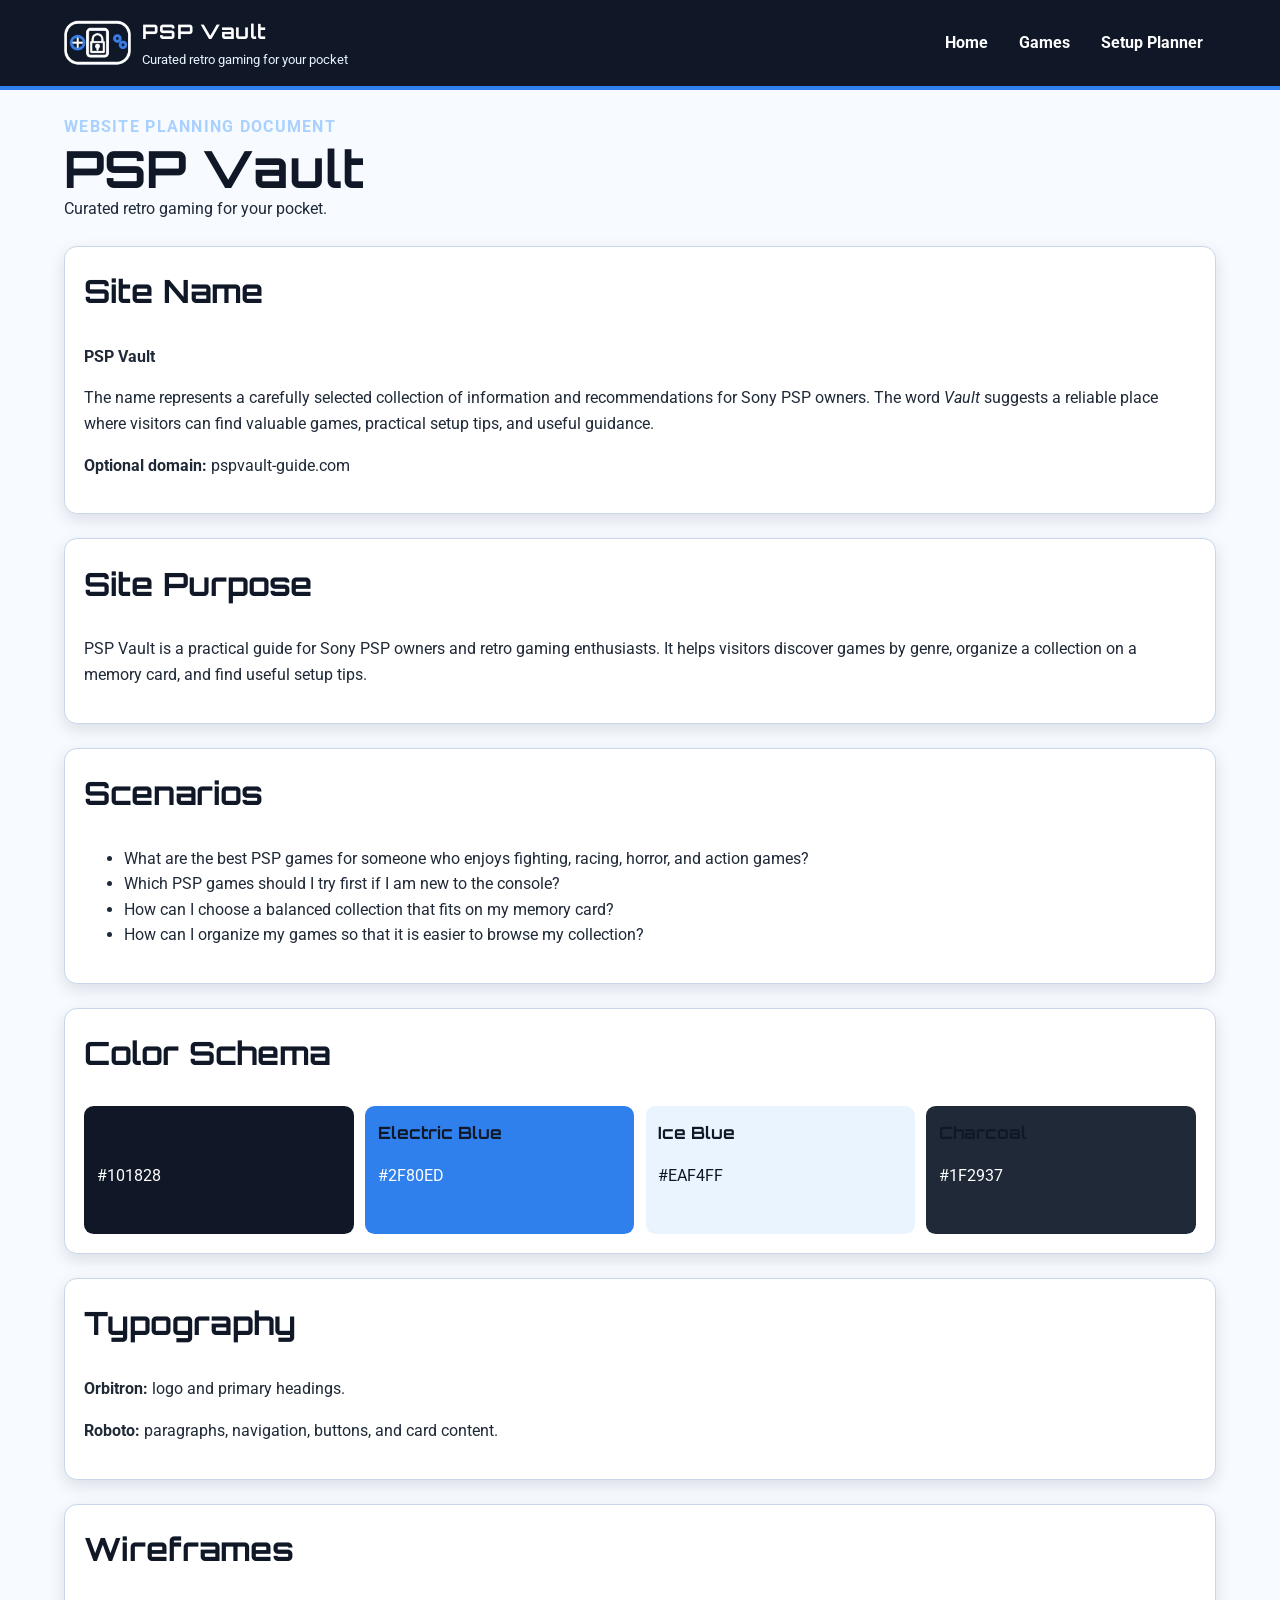
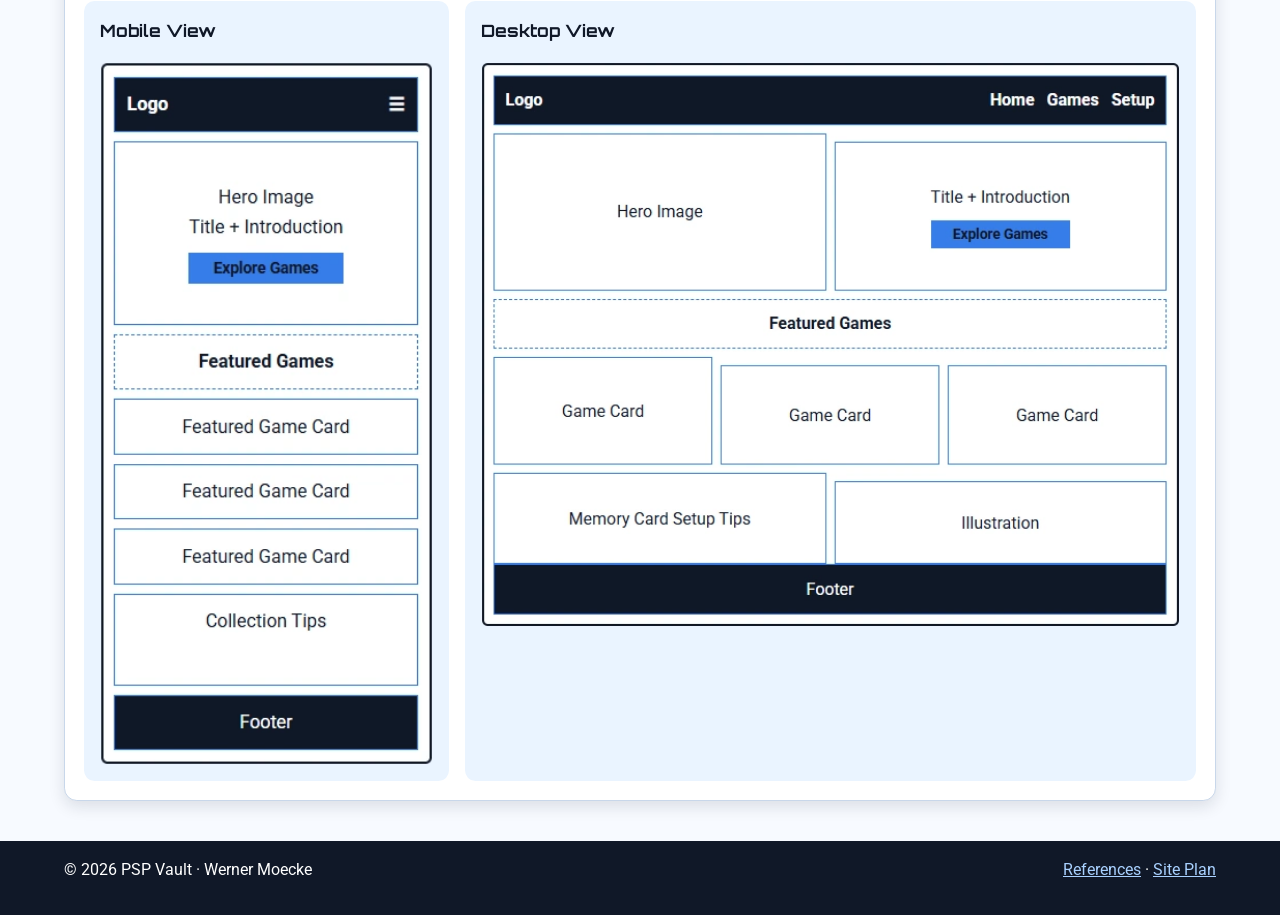
<file: project/siteplan.html>
<!DOCTYPE html>
<html lang="en">
<head>
    <meta charset="UTF-8">
    <meta name="viewport" content="width=device-width, initial-scale=1.0">
    <meta name="description" content="Website planning document for PSP Vault.">
    <meta name="author" content="Werner Moecke">
    <title>Site Plan | PSP Vault</title>
    <link rel="stylesheet" href="styles/styles.css">
    <script src="scripts/main.js" defer></script>
    
</head>
<body>
    <header class="site-header">
        <div class="header-inner">
            <a class="brand-link" href="index.html">
                <img src="images/logo.webp" alt="PSP Vault logo" width="112" height="74">
                <span class="brand-text">
                    <strong>PSP Vault</strong>
                    <span>Curated retro gaming for your pocket</span>
                </span>
            </a>
            <button id="menu-button" class="menu-button" type="button" aria-expanded="false" aria-controls="site-nav">Menu</button>
            <nav id="site-nav" class="site-nav" aria-label="Main navigation">
                <ul>
                    <li><a href="index.html">Home</a></li>
                    <li><a href="games.html">Games</a></li>
                    <li><a href="setup.html">Setup Planner</a></li>
                </ul>
            </nav>
        </div>
    </header>
    <main class="page-shell">
        <div class="page-intro">
            <p class="eyebrow">Website planning document</p>
            <h1>PSP Vault</h1>
            <p>Curated retro gaming for your pocket.</p>
        </div>

        <section class="siteplan-section">
            <h2>Site Name</h2>
            <p><strong>PSP Vault</strong></p>
            <p>
                The name represents a carefully selected collection of information and recommendations
                for Sony PSP owners. The word <em>Vault</em> suggests a reliable place where visitors can
                find valuable games, practical setup tips, and useful guidance.
            </p>
            <p><strong>Optional domain:</strong> pspvault-guide.com</p>
        </section>

        <section class="siteplan-section">
            <h2>Site Purpose</h2>
            <p>
                PSP Vault is a practical guide for Sony PSP owners and retro gaming enthusiasts.
                It helps visitors discover games by genre, organize a collection on a memory card,
                and find useful setup tips.
            </p>
        </section>

        <section class="siteplan-section">
            <h2>Scenarios</h2>
            <ul>
                <li>What are the best PSP games for someone who enjoys fighting, racing, horror, and action games?</li>
                <li>Which PSP games should I try first if I am new to the console?</li>
                <li>How can I choose a balanced collection that fits on my memory card?</li>
                <li>How can I organize my games so that it is easier to browse my collection?</li>
            </ul>
        </section>

        <section class="siteplan-section">
            <h2>Color Schema</h2>
            <div class="palette">
                <article class="swatch navy"><h3>Deep Navy</h3><p>#101828</p></article>
                <article class="swatch blue"><h3>Electric Blue</h3><p>#2F80ED</p></article>
                <article class="swatch ice"><h3>Ice Blue</h3><p>#EAF4FF</p></article>
                <article class="swatch charcoal"><h3>Charcoal</h3><p>#1F2937</p></article>
            </div>
        </section>

        <section class="siteplan-section">
            <h2>Typography</h2>
            <p><strong>Orbitron:</strong> logo and primary headings.</p>
            <p><strong>Roboto:</strong> paragraphs, navigation, buttons, and card content.</p>
        </section>

        <section class="siteplan-section">
            <h2>Wireframes</h2>
            <div class="wireframes">
                <article class="wireframe-panel">
                    <h3>Mobile View</h3>
                    <img src="images/mobile-view.webp" alt="Mobile home page wireframe" loading="lazy">
                </article>
                <article class="wireframe-panel">
                    <h3>Desktop View</h3>
                    <img src="images/desktop-view.webp" alt="Desktop home page wireframe" loading="lazy">
                </article>
            </div>
        </section>
    </main>
    <footer class="site-footer">
        <div class="footer-inner">
            <p>&copy; <span id="current-year"></span> PSP Vault · Werner Moecke</p>
            <p><a href="references.html">References</a> · <a href="siteplan.html">Site Plan</a></p>
        </div>
    </footer>
</body>
</html>
</file>
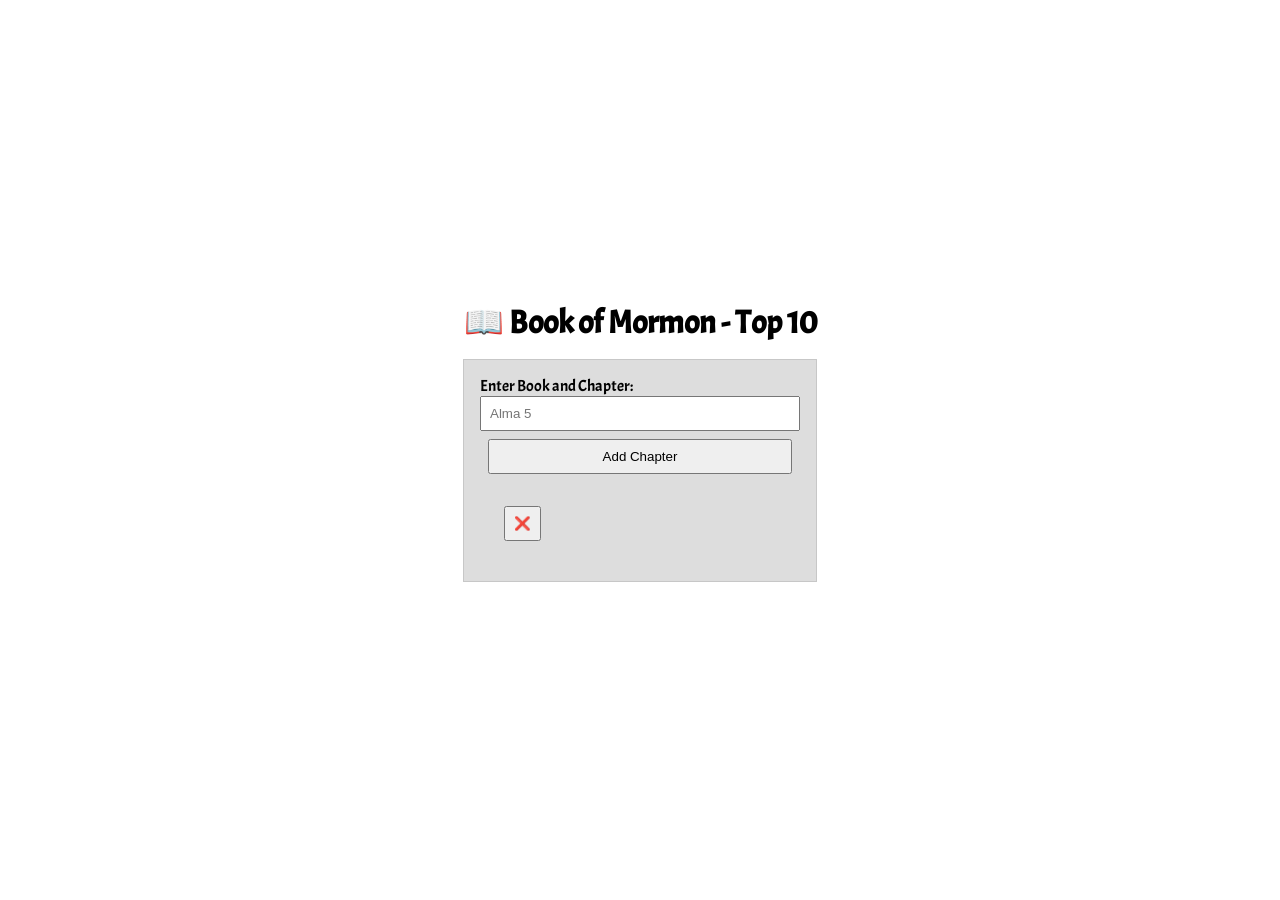
<file: week02/bom.html>
<!DOCTYPE html>
<html lang="en">
<head>
  <meta charset="UTF-8">
  <meta name="viewport" content="width=device-width, initial-scale=1.0">
  <title>Book of Mormon - Top 10</title>
  <meta name="description" content="WDD 131 - Book of Mormon Top 10 DOM manipulation learning activity">
  <meta name="author" content="Werner Moecke">

  <link rel="preconnect" href="https://fonts.googleapis.com">
  <link rel="preconnect" href="https://fonts.gstatic.com" crossorigin>
  <link href="https://fonts.googleapis.com/css2?family=Acme&display=swap" rel="stylesheet">

  <link rel="stylesheet" href="styles/bom.css">
  <script src="scripts/bom.js" defer></script>
</head>
<body>
	<h1>📖 Book of Mormon - Top 10</h1>
	<main>
		<label for="favchap">Enter Book and Chapter: </label>
		<input type="text" id="favchap" placeholder="Alma 5">
		<button type="submit">Add Chapter</button>
		<ul id="list"></ul>
	</main>
</body>
</file>
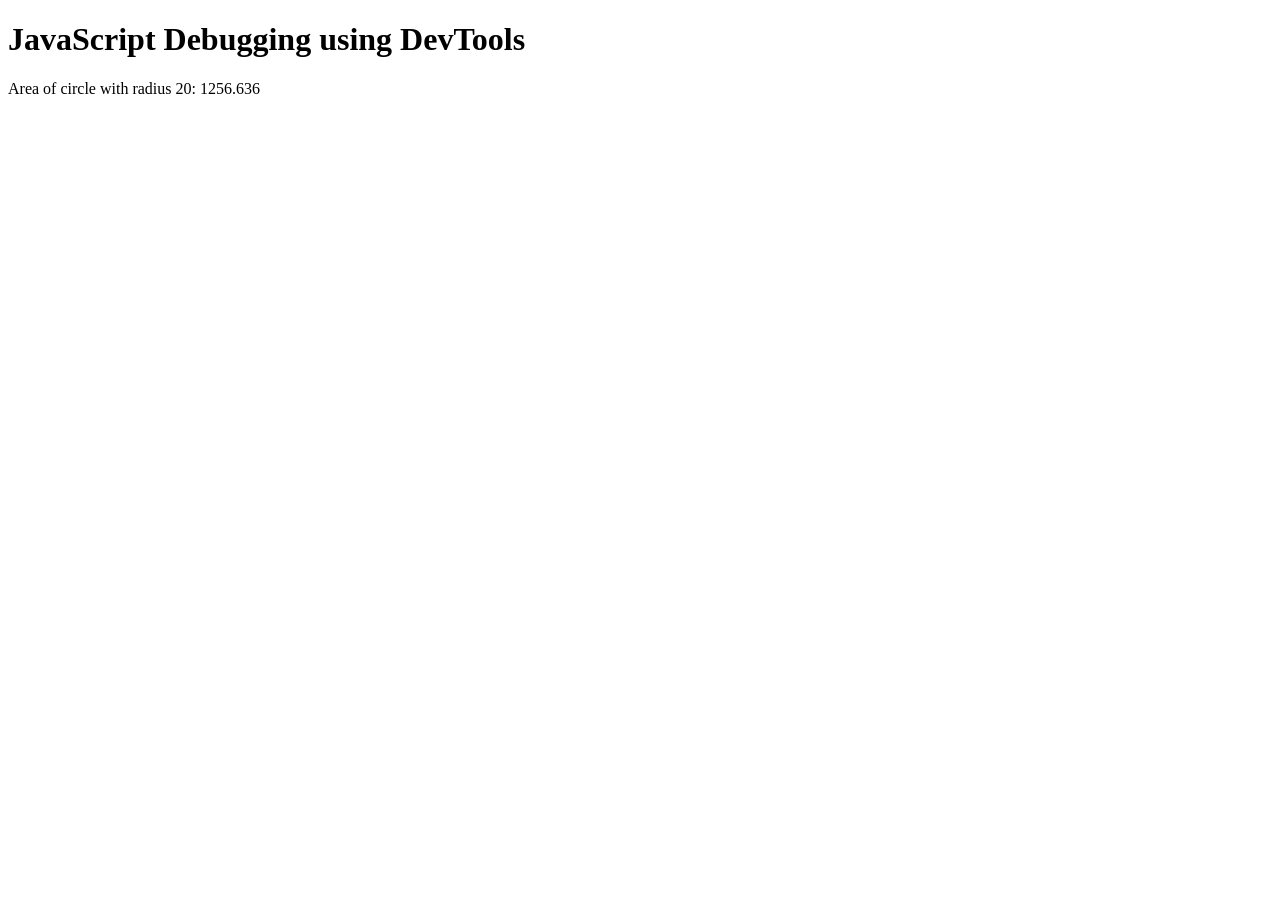
<file: week02/debugging.html>
<!DOCTYPE html>
    <html lang="en">
    <head>
        <meta charset="UTF-8">
        <meta name="viewport" content="width=device-width, initial-scale=1.0">
        <title>JavaScript Debugging using DevTools</title>
        <script src="scripts/debugging.js" defer></script>
    </head>
    <body>
        <h1>JavaScript Debugging using DevTools</h1>
        <p>Area of circle with radius <span id="radius"></span>: <span id="area"></span></p>
    </body>
    </html>
</file>
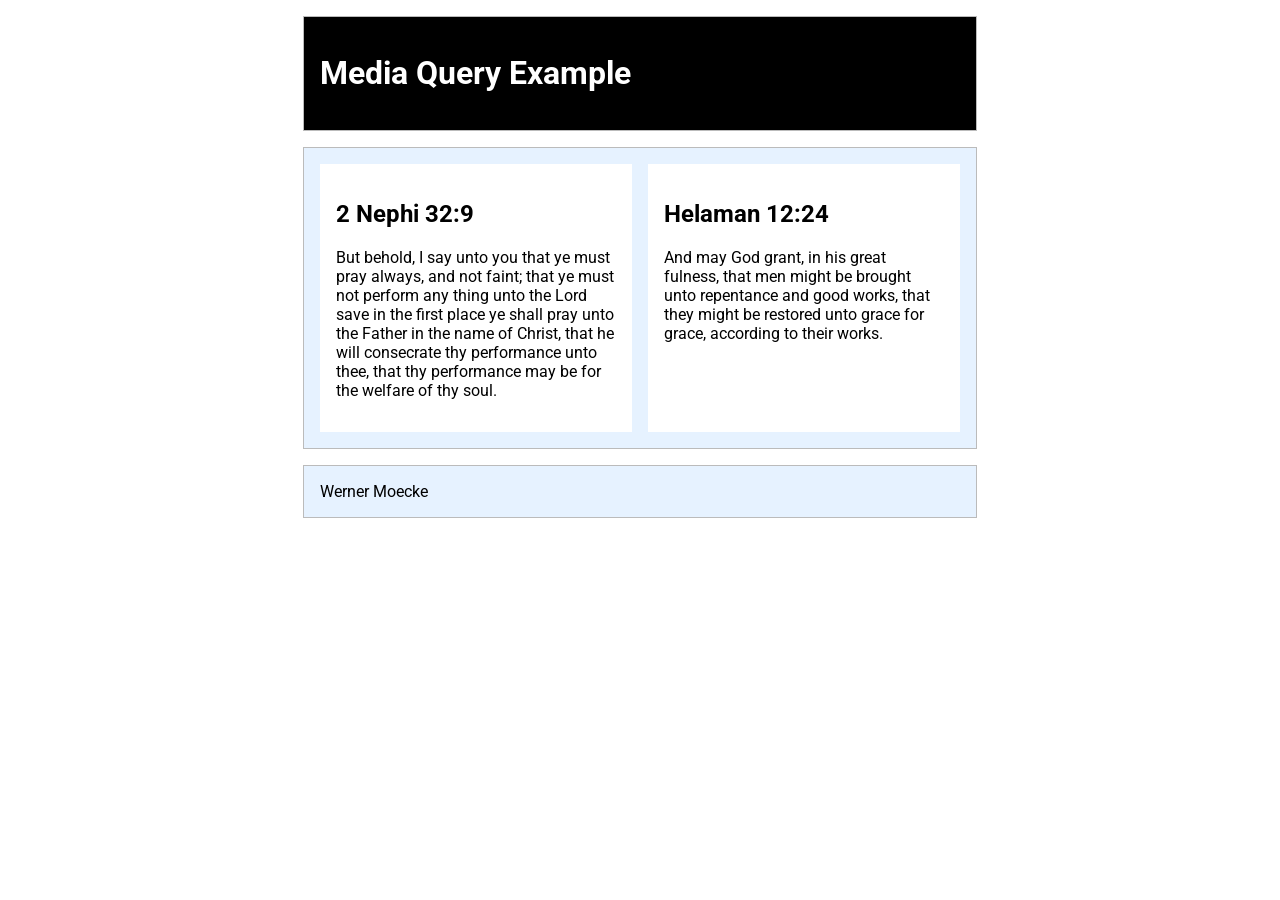
<file: week02/media-query.html>
<!DOCTYPE html>
<html lang="en">
<head>
  <meta charset="utf-8">
  <meta name="viewport" content="width=device-width, initial-scale=1.0">
  <title>WDD 131 – Media Query Example</title>
  <meta name="description" content="Media query learning activity example page for WDD 131.">
  <meta name="author" content="Werner Moecke">

  <link rel="preconnect" href="https://fonts.googleapis.com">
  <link rel="preconnect" href="https://fonts.gstatic.com" crossorigin>
  <link href="https://fonts.googleapis.com/css2?family=Roboto&display=swap" rel="stylesheet">

  <link rel="stylesheet" href="styles/media-query.css">
  <link rel="stylesheet" href="styles/media-query-large.css">
</head>
<body>
  <header>
    <h1>Media Query Example</h1>
  </header>

  <main>
    <section>
      <h2>2 Nephi 32:9</h2>
      <p>
        But behold, I say unto you that ye must pray always, and not faint;
        that ye must not perform any thing unto the Lord save in the first
        place ye shall pray unto the Father in the name of Christ, that he
        will consecrate thy performance unto thee, that thy performance may
        be for the welfare of thy soul.
      </p>
    </section>

    <section>
      <h2>Helaman 12:24</h2>
      <p>
        And may God grant, in his great fulness, that men might be brought
        unto repentance and good works, that they might be restored unto
        grace for grace, according to their works.
      </p>
    </section>
  </main>

  <footer>
    Werner Moecke
  </footer>
</body>
</html>
</file>
<file: styles/base.css>
:root {
  --primary-color: #1f4e79;
  --secondary-color: #12324f;
  --accent-color: #f4b400;
  --background-color: #f7f9fb;
  --card-background: #ffffff;
  --text-color: #222222;
  --border-color: #d7dde3;
}

* {
  box-sizing: border-box;
}

body {
  margin: 0;
  font-family: "Quicksand", Arial, sans-serif;
  color: var(--text-color);
  background-color: var(--background-color);
  line-height: 1.6;
}

header {
  background-color: var(--primary-color);
  color: #ffffff;
  text-align: center;
}

#course-title {
  display: block;
  padding: 1rem;
  /* font-family: "Merriweather", Georgia, serif; */
  font-size: 1.6rem;
  font-weight: 700;
}

nav {
  display: flex;
  justify-content: space-around;
  align-items: center;
  background-color: #2f2f2f;
}

nav a {
  color: white;
  text-decoration: none;
  font-weight: 700;
  padding: 0.75rem 1rem;
}

nav a:hover {
  background-color: #ffffff;
  color: #1f4e79;
}

main {
  max-width: 1000px;
  margin: 0 auto;
  padding: 1rem;
}

h1 {
  text-align: center;
  /* font-family: "Merriweather", Georgia, serif; */
  color: var(--primary-color);
}

.card-grid {
  display: grid;
  grid-template-columns: 2fr 1fr;
  gap: 1rem;
}

.card {
  background-color: var(--card-background);
  border: 1px solid var(--border-color);
  border-radius: 8px;
  overflow: hidden;
}

.card h2 {
  margin: 0;
  padding: 0.75rem;
  background-color: var(--primary-color);
  color: #ffffff;
  text-align: center;
  /* font-family: "Merriweather", Georgia, serif; */
  font-size: 1.2rem;
}

.card h3 {
  margin: 1rem auto;
  padding-bottom: 0.4rem;
  width: 80%;
  text-align: center;
  border-bottom: 1px solid var(--border-color);
  /* font-family: "Merriweather", Georgia, serif; */
  color: var(--primary-color);
}

.card p,
.card ul {
  margin: 1rem;
}

.card img {
  max-width: 100%;
  height: auto;
  border-radius: 4px;
}

.card a {
  color: var(--primary-color);
}

.card a:hover {
  color: #000000;
}

.about-layout,
.country-layout {
  display: grid;
  gap: 1rem;
  align-items: start;
  padding: 1rem;
}

.flag p {
  text-align: center;
  font-size: 0.9rem;
  color: var(--text-color);
}

.about-layout {
  grid-template-columns: 1fr 200px;
}

.country-layout {
  grid-template-columns: 250px 1fr;
}

.card ul {
  padding-left: 2rem;
}

.card li {
  margin-bottom: 0.75rem;
}

footer {
  margin-top: 2rem;
  padding: 1rem;
  background-color: var(--primary-color);
  color: #ffffff;
  text-align: center;
}

footer p {
  margin: 0.3rem;
}

#lastModified {
  color: #ffe58a;
  font-size: 0.95rem;
}
</file>
<file: project/styles/styles.css>
@import url("https://fonts.googleapis.com/css2?family=Orbitron:wght@500;700&family=Roboto:wght@400;500;700&display=swap");

:root {
    --deep-navy: #101828;
    --electric-blue: #2f80ed;
    --ice-blue: #eaf4ff;
    --charcoal: #1f2937;
    --muted: #5b677a;
    --white: #ffffff;
    --surface: #f7faff;
    --border: #c8d7ea;
    --success: #166534;
    --danger: #b42318;
    --shadow: 0 0.35rem 1rem rgb(16 24 40 / 12%);
}

* {
    box-sizing: border-box;
}

html {
    scroll-behavior: smooth;
}

body {
    min-width: 18rem;
    margin: 0;
    background-color: var(--surface);
    color: var(--charcoal);
    font-family: "Roboto", Arial, sans-serif;
    line-height: 1.6;
}

img {
    display: block;
    max-width: 100%;
    height: auto;
}

a {
    color: var(--electric-blue);
}

a:hover,
a:focus-visible {
    color: var(--deep-navy);
}

button,
input,
select {
    font: inherit;
}

button,
.button-link {
    display: inline-block;
    border: 0.12rem solid transparent;
    border-radius: 0.45rem;
    background-color: var(--electric-blue);
    color: var(--white);
    cursor: pointer;
    font-weight: 700;
    padding: 0.7rem 1rem;
    text-align: center;
    text-decoration: none;
}

button:hover,
button:focus-visible,
.button-link:hover,
.button-link:focus-visible {
    border-color: var(--electric-blue);
    background-color: var(--white);
    color: var(--deep-navy);
}

.secondary-button {
    border-color: var(--electric-blue);
    background-color: var(--white);
    color: var(--deep-navy);
}

.site-header {
    border-bottom: 0.3rem solid var(--electric-blue);
    background-color: var(--deep-navy);
    color: var(--white);
}

.header-inner,
.footer-inner,
.page-shell {
    width: min(72rem, calc(100% - 2rem));
    margin-inline: auto;
}

.header-inner {
    display: flex;
    min-height: 5.4rem;
    align-items: center;
    justify-content: space-between;
    gap: 1rem;
}

.brand-link {
    display: flex;
    align-items: center;
    gap: 0.7rem;
    color: var(--white);
    text-decoration: none;
}

.brand-link img {
    width: 4.2rem;
    border-radius: 0.7rem;
}

.brand-text {
    display: grid;
    gap: 0.05rem;
}

.brand-text strong,
h1,
h2,
h3 {
    font-family: "Orbitron", Arial, sans-serif;
}

.brand-text strong {
    font-size: 1.25rem;
    letter-spacing: 0.04rem;
}

.brand-text span {
    color: var(--ice-blue);
    font-size: 0.82rem;
}

.menu-button {
    display: none;
    padding: 0.45rem 0.7rem;
}

.site-nav ul {
    display: flex;
    gap: 0.35rem;
    margin: 0;
    padding: 0;
    list-style: none;
}

.site-nav a {
    display: block;
    border-radius: 0.35rem;
    color: var(--white);
    font-weight: 700;
    padding: 0.65rem 0.8rem;
    text-decoration: none;
}

.site-nav a:hover,
.site-nav a:focus-visible,
.site-nav a[aria-current="page"] {
    background-color: var(--electric-blue);
}

.page-shell {
    padding-block: 1.5rem 2.5rem;
}

.hero {
    display: grid;
    overflow: hidden;
    border-radius: 1rem;
    background: linear-gradient(135deg, var(--deep-navy), #173d77);
    box-shadow: var(--shadow);
    color: var(--white);
    grid-template-columns: minmax(0, 1fr) minmax(16rem, 0.9fr);
}

.hero-copy {
    display: grid;
    align-content: center;
    gap: 0.8rem;
    padding: clamp(1.4rem, 4vw, 3rem);
}

.eyebrow {
    margin: 0;
    color: #a9d1ff;
    font-weight: 700;
    letter-spacing: 0.08rem;
    text-transform: uppercase;
}

h1,
h2,
h3,
p {
    margin-top: 0;
}

h1 {
    margin-bottom: 0;
    font-size: clamp(2rem, 7vw, 4rem);
    line-height: 1.1;
}

h2 {
    color: var(--deep-navy);
    font-size: clamp(1.45rem, 4vw, 2rem);
}

h3 {
    color: var(--deep-navy);
    font-size: 1.06rem;
}

.hero-copy p {
    max-width: 42rem;
    margin-bottom: 0;
}

.hero-actions {
    display: flex;
    flex-wrap: wrap;
    gap: 0.65rem;
    margin-top: 0.4rem;
}

.hero-image {
    display: grid;
    min-height: 19rem;
    place-items: center;
    background-color: var(--white);
    padding: 1rem;
}

.content-section {
    margin-top: 2rem;
}

.section-heading {
    display: flex;
    align-items: end;
    justify-content: space-between;
    gap: 1rem;
    margin-bottom: 1rem;
}

.section-heading p {
    max-width: 42rem;
    margin-bottom: 0;
    color: var(--muted);
}

.card-grid,
.info-grid,
.game-grid {
    display: grid;
    gap: 1rem;
}

.card-grid {
    grid-template-columns: repeat(3, minmax(0, 1fr));
}

.info-grid {
    grid-template-columns: repeat(2, minmax(0, 1fr));
}

.game-grid {
    grid-template-columns: repeat(auto-fit, minmax(15rem, 1fr));
}

.info-card,
.game-card,
.form-card,
.result-card,
.filter-panel {
    border: 0.08rem solid var(--border);
    border-radius: 0.8rem;
    background-color: var(--white);
    box-shadow: var(--shadow);
}

.info-card {
    padding: 1.1rem;
}

.info-card p:last-child {
    margin-bottom: 0;
}

.info-card img {
    width: 100%;
    max-height: 15rem;
    border-radius: 0.55rem;
    object-fit: contain;
}

.stat-strip {
    display: grid;
    margin-top: 2rem;
    border-radius: 0.8rem;
    background-color: var(--deep-navy);
    color: var(--white);
    grid-template-columns: repeat(3, 1fr);
}

.stat-strip div {
    padding: 1.1rem;
    text-align: center;
}

.stat-strip div + div {
    border-left: 0.08rem solid rgb(255 255 255 / 30%);
}

.stat-strip strong {
    display: block;
    color: #a9d1ff;
    font-family: "Orbitron", Arial, sans-serif;
    font-size: 1.35rem;
}

.page-intro {
    max-width: 48rem;
    margin-bottom: 1.3rem;
}

.page-intro h1 {
    color: var(--deep-navy);
    font-size: clamp(2rem, 6vw, 3.2rem);
}

.filter-panel {
    display: grid;
    gap: 0.8rem;
    margin-bottom: 1rem;
    padding: 1rem;
    grid-template-columns: minmax(0, 1fr) auto;
}

.filter-panel label {
    display: grid;
    gap: 0.3rem;
    font-weight: 700;
}

.filter-panel select {
    min-height: 2.7rem;
    border: 0.08rem solid var(--border);
    border-radius: 0.35rem;
    padding-inline: 0.7rem;
}

.favorites-count {
    align-self: end;
    border-radius: 999px;
    background-color: var(--ice-blue);
    color: var(--deep-navy);
    font-weight: 700;
    padding: 0.55rem 0.8rem;
}

.game-card {
    display: grid;
    overflow: hidden;
    grid-template-rows: auto 1fr auto;
}

.game-card-header {
    display: flex;
    align-items: center;
    justify-content: space-between;
    gap: 0.5rem;
    background-color: var(--deep-navy);
    color: var(--white);
    padding: 0.8rem;
}

.game-card-header h3 {
    margin-bottom: 0;
    color: var(--white);
    font-size: 1rem;
}

.genre-badge {
    border-radius: 999px;
    background-color: var(--electric-blue);
    color: var(--white);
    font-size: 0.72rem;
    font-weight: 700;
    padding: 0.15rem 0.45rem;
}

.game-card-body {
    padding: 0.9rem;
}

.game-card-body p {
    margin-bottom: 0.7rem;
}

.game-meta {
    color: var(--muted);
    font-size: 0.9rem;
}

.favorite-button {
    margin: 0 0.9rem 0.9rem;
}

.favorite-button[aria-pressed="true"] {
    border-color: var(--electric-blue);
    background-color: var(--ice-blue);
    color: var(--deep-navy);
}

.form-card,
.result-card {
    padding: 1.15rem;
}

.planner-layout {
    display: grid;
    gap: 1rem;
    grid-template-columns: minmax(0, 0.85fr) minmax(0, 1.15fr);
}

.form-grid {
    display: grid;
    gap: 1rem;
}

.form-field {
    display: grid;
    gap: 0.3rem;
}

.form-field label,
fieldset legend {
    font-weight: 700;
}

.form-field select {
    min-height: 2.7rem;
    border: 0.08rem solid var(--border);
    border-radius: 0.35rem;
    background-color: var(--white);
    padding-inline: 0.7rem;
}

fieldset {
    border: 0.08rem solid var(--border);
    border-radius: 0.5rem;
}

.checkbox-grid {
    display: grid;
    gap: 0.45rem;
    grid-template-columns: repeat(2, minmax(0, 1fr));
}

.checkbox-grid label {
    display: flex;
    align-items: center;
    gap: 0.35rem;
}

.form-message {
    min-height: 1.6rem;
    margin-bottom: 0;
    font-weight: 700;
}

.form-message.error {
    color: var(--danger);
}

.form-message.success {
    color: var(--success);
}

.plan-summary {
    border-left: 0.28rem solid var(--electric-blue);
    background-color: var(--ice-blue);
    padding: 0.8rem;
}

.plan-list {
    display: grid;
    gap: 0.6rem;
    padding-left: 1.3rem;
}

.plan-list li::marker {
    color: var(--electric-blue);
    font-weight: 700;
}

.notice {
    border-left: 0.28rem solid var(--electric-blue);
    background-color: var(--ice-blue);
    padding: 0.9rem;
}

.site-footer {
    background-color: var(--deep-navy);
    color: var(--white);
}

.footer-inner {
    display: flex;
    justify-content: space-between;
    gap: 1rem;
    padding-block: 1rem;
}

.site-footer a {
    color: #a9d1ff;
}

.reference-list li + li {
    margin-top: 0.8rem;
}

.siteplan-section {
    margin-top: 1.5rem;
    border: 0.08rem solid var(--border);
    border-radius: 0.8rem;
    background-color: var(--white);
    box-shadow: var(--shadow);
    padding: 1.2rem;
}

.palette {
    display: grid;
    gap: 0.7rem;
    grid-template-columns: repeat(auto-fit, minmax(11rem, 1fr));
}

.swatch {
    min-height: 8rem;
    border-radius: 0.6rem;
    padding: 0.8rem;
}

.navy { background-color: var(--deep-navy); color: var(--white); }
.blue { background-color: var(--electric-blue); color: var(--white); }
.ice { background-color: var(--ice-blue); color: var(--deep-navy); }
.charcoal { background-color: var(--charcoal); color: var(--white); }

.wireframes {
    display: grid;
    gap: 1rem;
    grid-template-columns: 1fr;
}

.wireframe-panel {
    min-width: 0;
    border-radius: 0.65rem;
    background-color: var(--ice-blue);
    padding: 1rem;
}

.wireframe-panel img {
    width: 100%;
    border-radius: 0.35rem;
    background-color: var(--white);
}

@media (min-width: 48rem) {
    .wireframes {
        grid-template-columns: minmax(0, 1fr) minmax(0, 2fr);
    }
}

@media (max-width: 48rem) {
    .header-inner {
        position: relative;
        min-height: 4.8rem;
    }

    .brand-link img {
        width: 3.5rem;
    }

    .brand-text span {
        display: none;
    }

    .menu-button {
        display: block;
    }

    .site-nav {
        position: absolute;
        z-index: 2;
        top: calc(100% + 0.3rem);
        right: 0;
        left: 0;
        display: none;
        border-radius: 0 0 0.6rem 0.6rem;
        background-color: var(--deep-navy);
        box-shadow: var(--shadow);
    }

    .site-nav.open {
        display: block;
    }

    .site-nav ul {
        display: grid;
        gap: 0;
    }

    .site-nav a {
        border-radius: 0;
        padding: 0.8rem 1rem;
    }

    .hero {
        grid-template-columns: 1fr;
    }

    .hero-image {
        min-height: 12rem;
        order: -1;
    }

    .card-grid,
    .info-grid,
    .planner-layout {
        grid-template-columns: 1fr;
    }

    .stat-strip {
        grid-template-columns: 1fr;
    }

    .stat-strip div + div {
        border-top: 0.08rem solid rgb(255 255 255 / 30%);
        border-left: 0;
    }

    .footer-inner,
    .section-heading {
        align-items: start;
        flex-direction: column;
    }
}

@media (max-width: 28rem) {
    .filter-panel,
    .checkbox-grid {
        grid-template-columns: 1fr;
    }
}
</file>
<file: styles/form.css>
:root {
  --primary-color: #1f567d;
  --primary-dark: #12324f;
  --accent-color: #f4b400;
  --background-color: #f4f7fa;
  --form-background: #ffffff;
  --text-color: #1f1f1f;
  --muted-color: #5c6670;
  --border-color: #b8c2cc;
  --focus-color: #f4b400;
  --footer-text: #ffffff;
}

* {
  box-sizing: border-box;
}

body {
  min-height: 100vh;
  display: flex;
  flex-direction: column;
  margin: 0;
  color: var(--text-color);
  background-color: var(--background-color);
  font-family: "Quicksand", Arial, sans-serif;
  line-height: 1.5;
}

header {
  padding: 1rem;
  background-color: var(--primary-color);
  color: #ffffff;
  text-align: center;
  border-bottom: 0.45rem solid var(--accent-color);
}

h1 {
  margin: 0;
  font-size: 1.8rem;
}

main {
  width: 100%;
  max-width: 640px;
  flex: 1;
  margin: 0 auto;
  padding: 1rem;
}

form,
.confirmation-card {
  padding: 1.25rem;
  background-color: var(--form-background);
  border: 1px solid var(--border-color);
  border-radius: 0.6rem;
  box-shadow: 0 3px 10px rgb(0 0 0 / 0.1);
}

.form-group {
  margin: 0 0 1.4rem;
}

label,
legend {
  font-weight: 700;
}

label {
  display: block;
}

fieldset {
  min-width: 0;
  padding: 0;
  border: 0;
}

.required {
  color: #a51d1d;
}

.optional {
  display: block;
  color: var(--muted-color);
  font-size: 0.85rem;
  font-weight: 400;
}

select,
input[type="date"],
input[type="text"],
textarea {
  width: 100%;
  min-height: 44px;
  margin-top: 0.35rem;
  padding: 0.7rem;
  border: 1px solid var(--border-color);
  border-radius: 0.35rem;
  background-color: #ffffff;
  color: var(--text-color);
  font: inherit;
}

textarea {
  resize: vertical;
}

select:focus,
input:focus,
textarea:focus {
  outline: 3px solid var(--focus-color);
  outline-offset: 2px;
}

.rating {
  display: flex;
  flex-wrap: wrap;
  gap: 0.85rem;
  margin-top: 0.55rem;
}

.rating label {
  display: flex;
  flex-direction: column;
  align-items: center;
  cursor: pointer;
}

.rating span {
  min-height: 1.7rem;
  color: var(--primary-dark);
  font-size: 1.15rem;
  letter-spacing: -0.15rem;
}

.rating input {
  width: 1.15rem;
  height: 1.15rem;
  cursor: pointer;
}

.checkbox-label {
  display: flex;
  align-items: center;
  gap: 0.55rem;
  min-height: 42px;
  font-weight: 400;
  cursor: pointer;
}

.checkbox-label input {
  width: 1.15rem;
  height: 1.15rem;
  cursor: pointer;
}

input[type="submit"],
.button-link {
  display: block;
  width: 100%;
  padding: 0.85rem;
  border: 0;
  border-radius: 0.35rem;
  background-color: var(--primary-dark);
  color: #ffffff;
  font: inherit;
  font-weight: 700;
  text-align: center;
  text-decoration: none;
  cursor: pointer;
}

input[type="submit"]:hover,
.button-link:hover {
  background-color: var(--accent-color);
  color: #111111;
}

.confirmation {
  display: grid;
  place-items: center;
}

.confirmation-card {
  width: 100%;
  text-align: center;
}

.confirmation-card h2 {
  margin-top: 0;
  color: var(--primary-color);
}

.button-link {
  margin-top: 1.25rem;
}

footer {
  padding: 1rem;
  background-color: var(--primary-color);
  color: var(--footer-text);
  text-align: center;
  border-top: 0.45rem solid var(--accent-color);
  font-weight: 600;
}

footer p {
  margin: 0.35rem;
}

#lastModified {
  color: #fff3a0;
  font-size: 0.9rem;
}

@media screen and (min-width: 640px) {
  main {
    padding: 2rem 1rem;
  }

  form,
  .confirmation-card {
    padding: 2rem;
  }

  h1 {
    font-size: 2.2rem;
  }
}
</file>
<file: styles/place.css>
:root {
  --primary-color: #0b5d3b;
  --secondary-color: #f4c430;
  --accent-color: #123c69;
  --background-color: #f7f9fb;
  --card-background: rgb(255 255 255 / 0.92);
  --text-color: #1f1f1f;
  --border-color: #d7dde3;
  --footer-text: #ffffff;
}

* {
  box-sizing: border-box;
}

body {
  margin: 0;
  font-family: "Quicksand", Arial, sans-serif;
  color: var(--text-color);
  background-color: var(--background-color);
}

header {
  background-color: var(--primary-color);
  color: #ffffff;
  text-align: center;
  border-bottom: 0.75rem solid var(--secondary-color);
}

h1 {
  margin: 0;
  padding: 1.25rem;
  font-size: 2rem;
}

main {
  max-width: 1100px;
  margin: 0 auto;
}

.hero {
  display: block;
}

.hero img {
  display: block;
  width: 100%;
  height: auto;
}

.card {
  padding: 1rem;
  background-color: var(--card-background);
  border-bottom: 1px solid var(--border-color);
}

.card h2 {
  margin: 0 0 1rem;
  text-align: center;
  color: var(--primary-color);
  font-size: 1.6rem;
}

dl {
  margin: 0;
}

dl div {
  display: grid;
  grid-template-columns: 1fr 1fr;
  gap: 0.5rem;
  margin-bottom: 0.5rem;
}

dt {
  font-weight: 700;
  text-align: right;
}

dd {
  margin: 0;
}

.weather {
  text-align: center;
}

.weather dl {
  max-width: 320px;
  margin: 0 auto;
  text-align: left;
}

.weather-icon {
  display: block;
  margin: 0 auto 1rem;
}

footer {
  padding: 1rem;
  background-color: var(--primary-color);
  color: var(--footer-text);
  text-align: center;
  border-top: 0.5rem solid var(--secondary-color);
  font-weight: 600;
}

footer p {
  margin: 0.35rem;
}

#lastModified {
  color: #fff3a0;
  font-size: 0.95rem;
}
</file>
<file: styles/place-large.css>
@media screen and (min-width: 700px) {
  h1 {
    font-size: 2.6rem;
  }

  main {
    position: relative;
  }

  .hero img {
    min-height: 560px;
    object-fit: cover;
  }

  .card {
    position: absolute;
    width: 310px;
    border: 1px solid var(--border-color);
    box-shadow: 0 4px 12px rgb(0 0 0 / 0.25);
  }

  .card h2 {
    margin: 0 0 1rem -1.5rem;
    padding: 0.75rem;
    background-color: var(--primary-color);
    color: #ffffff;
    text-align: left;
  }

  .data {
    top: 2rem;
    left: 2rem;
  }

  .weather {
    right: 2rem;
    bottom: 2rem;
  }

  .weather h2::after {
    content: " ⛅";
  }

  .weather-icon {
    display: none;
  }

  footer {
    margin-top: 0;
  }
}
</file>
<file: styles/temples.css>
:root {
  --primary-color: #1f567d;
  --secondary-color: #2f2f2f;
  --accent-color: #f4b400;
  --background-color: #f7f9fb;
  --card-color: #ffffff;
  --text-color: #222222;
  --border-color: #d7dde3;
}

* {
  box-sizing: border-box;
}

body {
  margin: 0;
  font-family: "Quicksand", Arial, sans-serif;
  color: var(--text-color);
  background-color: var(--background-color);
}

header {
  background-color: var(--primary-color);
  color: #ffffff;
}

.header-content {
  position: relative;
}

.site-title {
  display: block;
  padding: 1rem;
  font-size: 1.5rem;
  font-weight: 700;
}

#menu {
  position: absolute;
  top: 0.75rem;
  right: 1rem;
  border: 0;
  background: none;
  color: #ffffff;
  font-size: 2rem;
  cursor: pointer;
}

#menu::before {
  content: "☰";
}

#menu.open::before {
  content: "✕";
}

nav {
  display: flex;
  flex-direction: column;
  background-color: var(--secondary-color);
}

.navigation a {
  display: none;
  padding: 1rem;
  color: #ffffff;
  text-align: center;
  text-decoration: none;
  font-weight: 700;
}

.navigation a:hover {
  background-color: var(--accent-color);
  color: #111111;
}

.navigation.open a {
  display: block;
}

main {
  max-width: 1000px;
  margin: 0 auto;
  padding: 1rem;
}

h1 {
  text-align: center;
  color: var(--primary-color);
  font-size: 2rem;
}

.album {
  display: grid;
  grid-template-columns: 1fr;
  gap: 1rem;
}

figure {
  margin: 0;
  padding: 0.75rem;
  background-color: var(--card-color);
  border: 1px solid var(--border-color);
  border-radius: 8px;
  box-shadow: 0 2px 8px rgb(0 0 0 / 0.08);

  display: grid;
  grid-template-rows: 1fr auto;
  align-items: center;
  min-height: 320px;
}

figure img {
  display: block;
  width: 100%;
  height: auto;
  border-radius: 6px;
  align-self: center;
}

figcaption {
  padding-top: 0.75rem;
  text-align: center;
  font-weight: 700;
  color: var(--primary-color);
  align-self: end;
}

footer {
  margin-top: 2rem;
  padding: 1rem;
  background-color: var(--primary-color);
  color: #ffffff;
  text-align: center;
  font-weight: 600;
}

footer p {
  margin: 0.35rem;
}

#lastModified {
  color: #ffe58a;
  font-size: 0.95rem;
}
</file>
<file: styles/temples-large.css>
@media screen and (min-width: 700px) {
  .header-content {
    display: flex;
    align-items: center;
    justify-content: space-between;
  }

  .site-title {
    padding-left: 2rem;
  }

  #menu {
    display: none;
  }

  nav {
    flex-direction: row;
    justify-content: flex-end;
    background-color: transparent;
  }

  .navigation a {
    display: block;
    padding: 1.25rem 1.5rem;
  }

  .navigation a:hover {
    background-color: var(--secondary-color);
    color: #ffffff;
  }

  .album {
    grid-template-columns: repeat(3, 1fr);
  }
}
</file>
<file: week02/styles/bom.css>
* {
	margin: 0;
	padding: 0;
}

body {
	height: 100vh;
	display: flex;
	flex-direction: column;
	align-items: center;
	justify-content: center;
	font-family: Acme, Arial, sans-serif;
}

h1 {
	font-size: 1.5rem;
}

main {
	margin: 1rem auto;
	border: 1px solid rgb(0 0 0 / 0.1);
	padding: 1rem;
	background-color: #ddd;
	display: flex;
	flex-direction: column;
}

input,
button {
	padding: 0.5rem;
}

button {
	margin: 0.5rem;
}

.delete {
	width: fit-content;
}

.input {
	display: flex;
	gap: 1rem;
}

.list {
	padding: 0.5rem;
}

ul {
	margin: 1rem;
	list-style: none;
}

li {
	display: flex;
	align-items: center;
	justify-content: space-between;
}

@media only screen and (min-width: 32.5em) {
	h1 {
		font-size: 2rem;
	}

	main {
		width: 320px;
	}
}
</file>
<file: week02/styles/media-query.css>
body {
  font-family: "Roboto", sans-serif;
}

header,
main,
footer {
  max-width: 640px;
  margin: 1rem auto;
  border: 1px solid #bbb;
  padding: 1rem;
  background-color: #e6f2ff;
}

main {
  display: grid;
  grid-template-columns: 1fr;
  gap: 1rem;
}

section {
  padding: 1rem;
  background-color: #fff;
}
</file>
<file: week02/styles/media-query-large.css>
@media screen and (min-width: 500px) {
  header {
    background-color: #000;
    color: #fff;
  }

  main {
    grid-template-columns: 1fr 1fr;
  }
}
</file>
